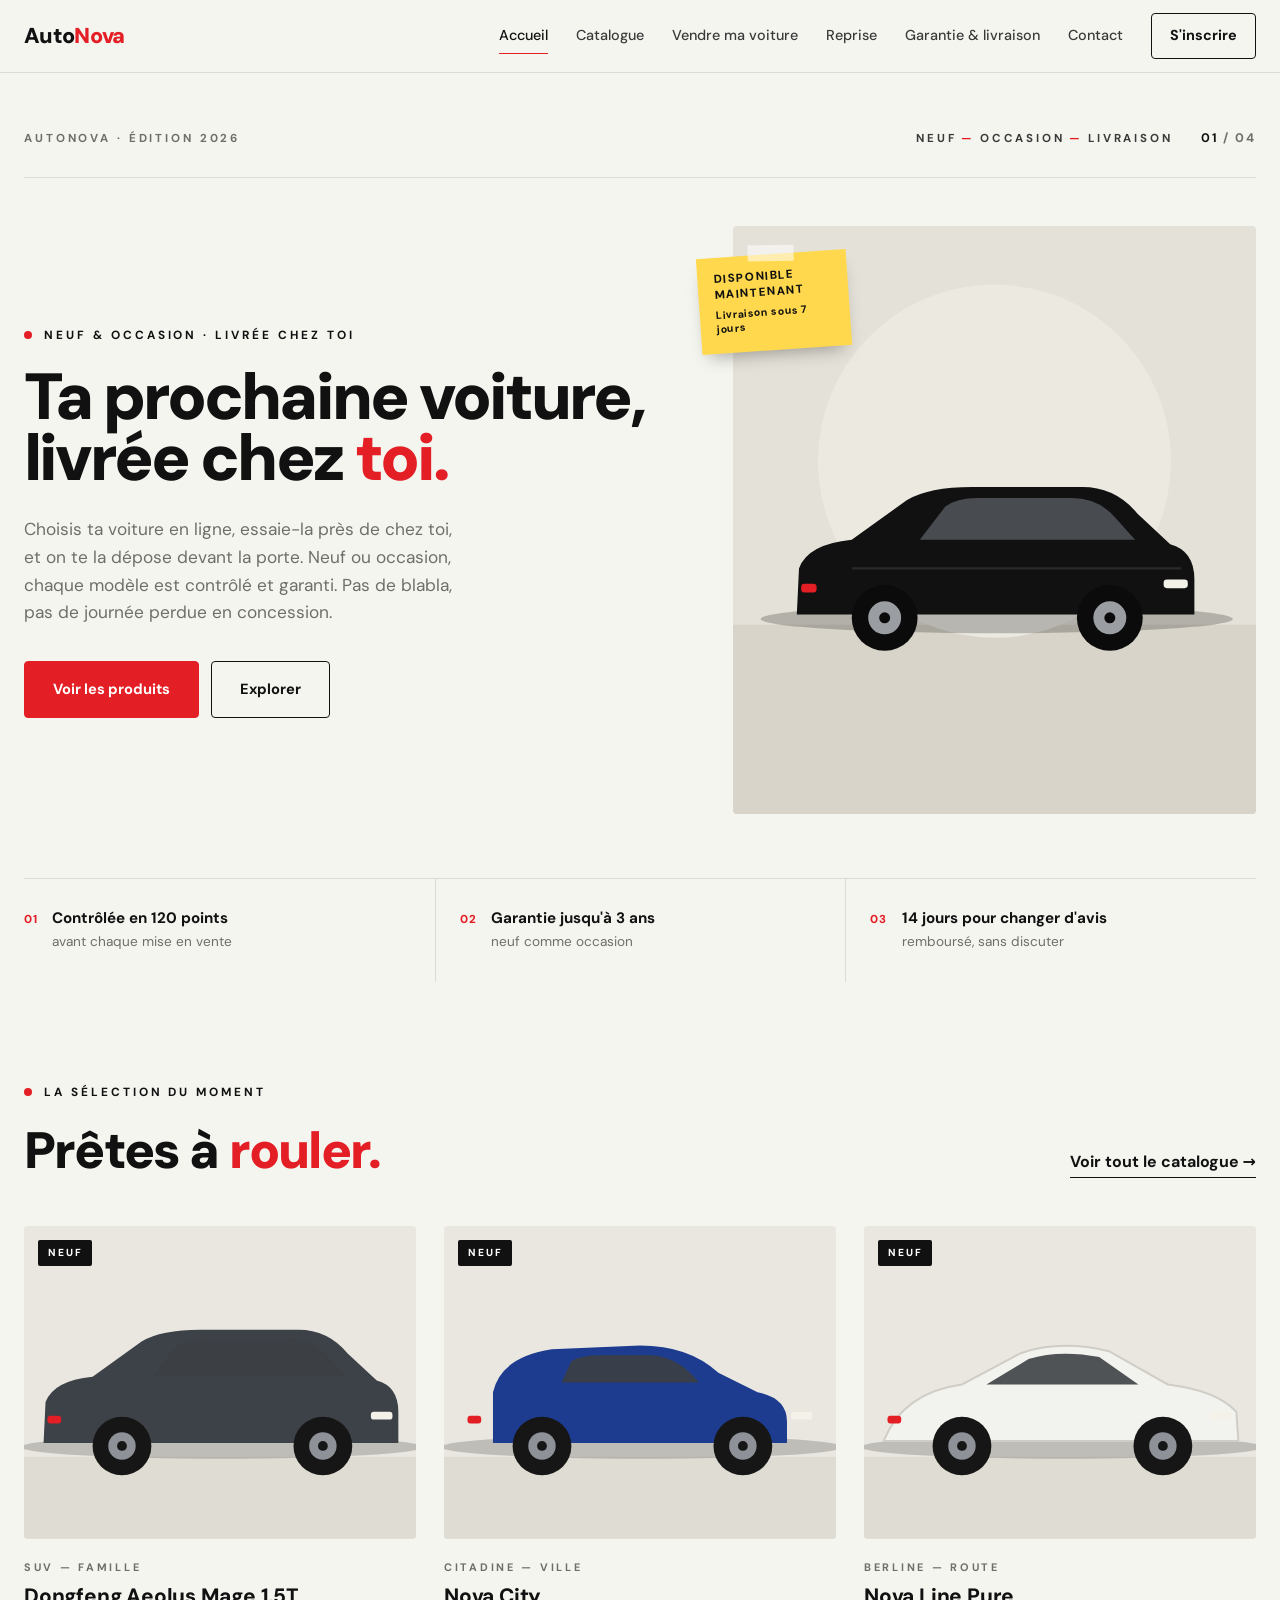
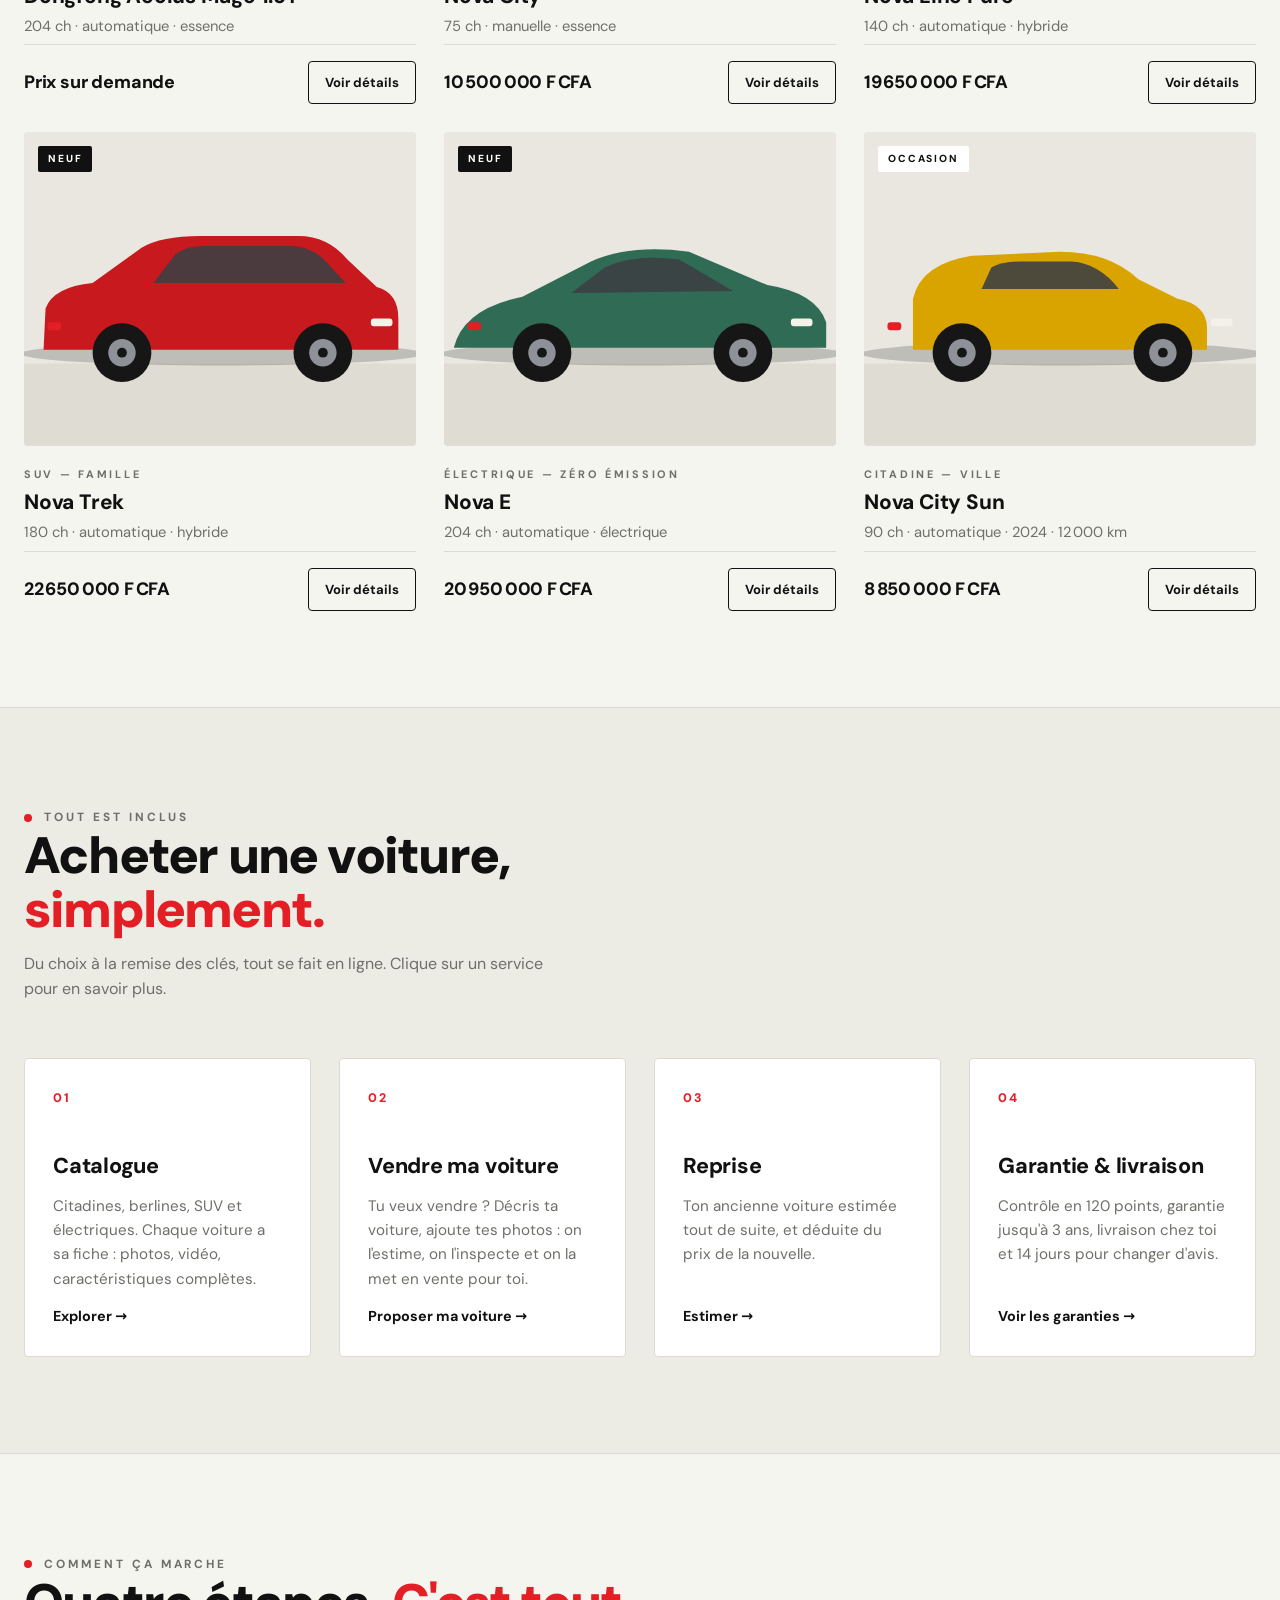
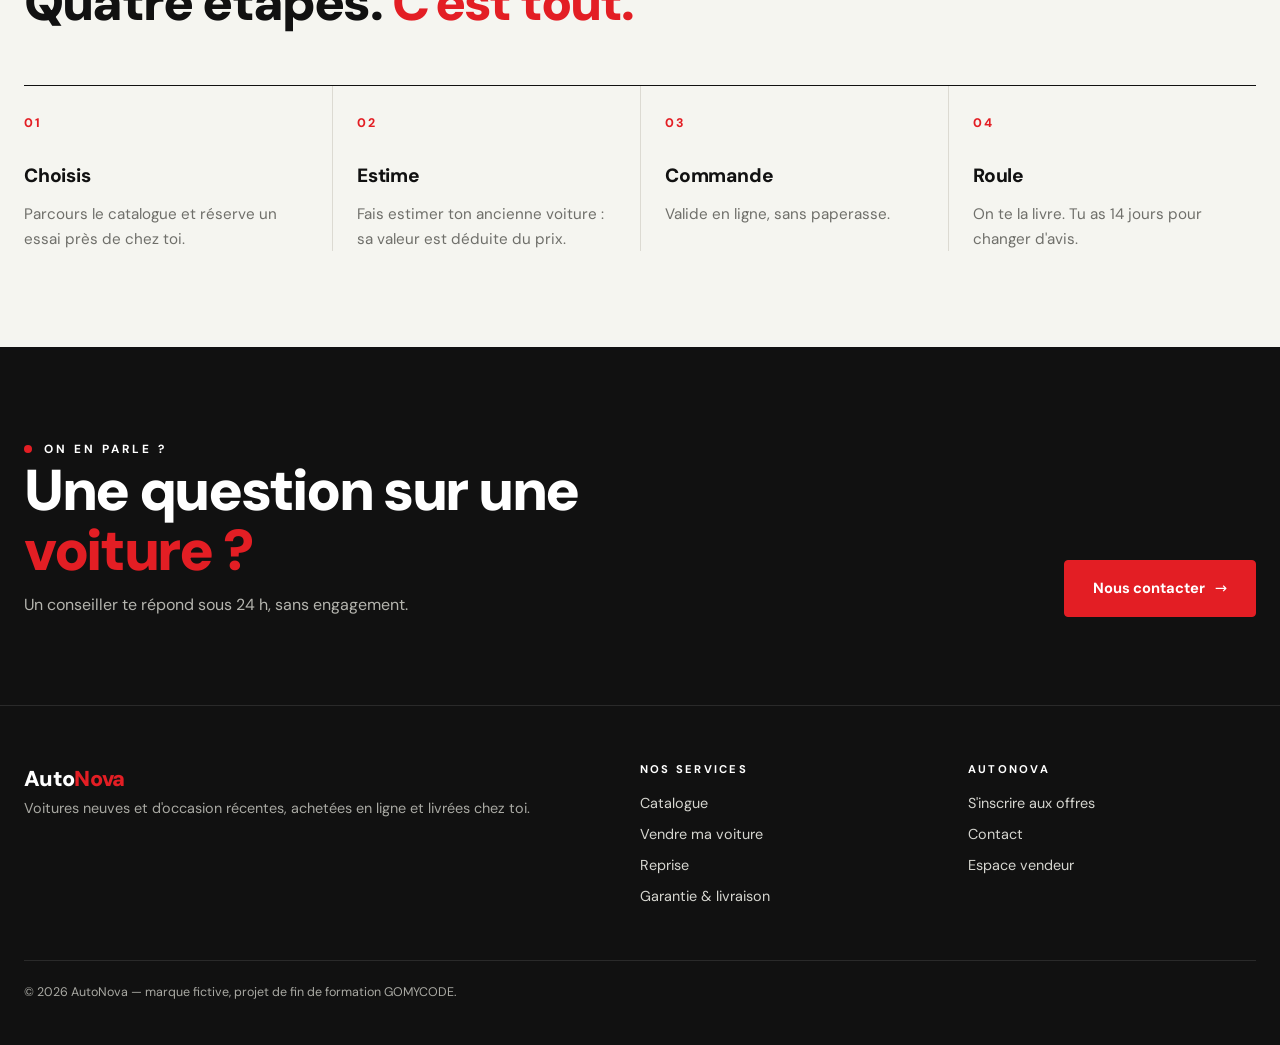
<file: index.html>
<!DOCTYPE html>
<html lang="fr">
<head>
  <meta charset="UTF-8">
  <meta name="viewport" content="width=device-width, initial-scale=1.0">
  <meta name="description" content="AutoNova : voitures neuves et d'occasion, dépôt-vente, reprise et livraison à domicile. Prix en F CFA.">
  <title>AutoNova — Ta prochaine voiture, livrée chez toi</title>
  <link rel="icon" href="images/favicon.svg" type="image/svg+xml">
  <link rel="stylesheet" href="css/style.css">
</head>
<body>
  <a class="skip-link" href="#contenu">Aller au contenu</a>
  <header class="site-header">
    <nav class="container navbar" aria-label="Navigation principale">
      <a href="index.html" class="logo">Auto<span>Nova</span></a>
      <button class="menu-toggle" type="button" aria-expanded="false" aria-controls="nav-links">☰ Menu</button>
      <ul class="nav-links" id="nav-links">
        <li><a href="index.html" aria-current="page">Accueil</a></li>
        <li><a href="catalogue.html">Catalogue</a></li>
        <li><a href="vendre.html">Vendre ma voiture</a></li>
        <li><a href="reprise.html">Reprise</a></li>
        <li><a href="garantie-livraison.html">Garantie & livraison</a></li>
        <li><a href="contact.html">Contact</a></li>
        <li><a href="inscription.html" class="nav-cta">S'inscrire</a></li>
      </ul>
    </nav>
  </header>

  <main id="contenu">
    <section class="hero hero--split" aria-labelledby="hero-title-1">
      <div class="container">
        <div class="hero-meta">
          <p class="meta-left">AutoNova · Édition 2026</p>
          <div class="meta-right"><p class="words" style="margin:0">Neuf<span>—</span>Occasion<span>—</span>Livraison</p><p class="pager" style="margin:0"><strong>01</strong> / 04</p></div>
        </div>
        <div class="hero-grid">
          <div>
            <p class="eyebrow">Neuf &amp; occasion · livrée chez toi</p>
            <h1 class="hero-title" id="hero-title-1"><span class="line">Ta prochaine voiture,</span><span class="line">livrée chez <span class="accent">toi.</span></span></h1>
            <p class="hero-lead">Choisis ta voiture en ligne, essaie-la près de chez toi, et on te la dépose devant la porte. Neuf ou occasion, chaque modèle est contrôlé et garanti. Pas de blabla, pas de journée perdue en concession.</p>
            <div class="hero-actions">
            <a class="btn" href="catalogue.html">Voir les produits</a>
            <a class="btn btn-outline" href="#services">Explorer</a>
          </div>
          </div>
          <figure class="hero-photo">
            <img src="images/hero-voiture.svg" alt="SUV noir AutoNova, vue de profil" width="800" height="900">
            <p class="postit">Disponible maintenant<small>Livraison sous 7 jours</small></p>
          </figure>
        </div>
        <ul class="guarantees" aria-label="Nos garanties">
          <li><b>01</b><div><span>Contrôlée en 120 points</span><small>avant chaque mise en vente</small></div></li>
          <li><b>02</b><div><span>Garantie jusqu'à 3 ans</span><small>neuf comme occasion</small></div></li>
          <li><b>03</b><div><span>14 jours pour changer d'avis</span><small>remboursé, sans discuter</small></div></li>
        </ul>
      </div>
    </section>
    <!-- Produits : la sélection du moment (cartes générées par js/accueil.js) -->
    <section class="section" aria-labelledby="products-title">
      <div class="container">
        <div class="section-head reveal">
          <div>
            <p class="eyebrow">La sélection du moment</p>
            <h2 id="products-title">Prêtes à <span class="accent">rouler.</span></h2>
          </div>
          <a class="text-link" href="catalogue.html">Voir tout le catalogue →</a>
        </div>
        <div id="home-products" class="grid grid-3"></div>
      </div>
    </section>

    <!-- Services : chaque carte mène à sa page détaillée -->
    <section class="section section-alt" id="services" aria-labelledby="features-title">
      <div class="container">
        <div class="section-title reveal">
          <p class="eyebrow">Tout est inclus</p>
          <h2 id="features-title">Acheter une voiture, <span class="accent">simplement.</span></h2>
          <p>Du choix à la remise des clés, tout se fait en ligne. Clique sur un service pour en savoir plus.</p>
        </div>
        <div class="grid reveal">
          <a class="feature-card" href="catalogue.html">
            <span class="feature-num">01</span>
            <h3>Catalogue</h3>
            <p>Citadines, berlines, SUV et électriques. Chaque voiture a sa fiche : photos, vidéo, caractéristiques complètes.</p>
            <span class="feature-link">Explorer →</span>
          </a>
          <a class="feature-card" href="vendre.html">
            <span class="feature-num">02</span>
            <h3>Vendre ma voiture</h3>
            <p>Tu veux vendre ? Décris ta voiture, ajoute tes photos : on l'estime, on l'inspecte et on la met en vente pour toi.</p>
            <span class="feature-link">Proposer ma voiture →</span>
          </a>
          <a class="feature-card" href="reprise.html">
            <span class="feature-num">03</span>
            <h3>Reprise</h3>
            <p>Ton ancienne voiture estimée tout de suite, et déduite du prix de la nouvelle.</p>
            <span class="feature-link">Estimer →</span>
          </a>
          <a class="feature-card" href="garantie-livraison.html">
            <span class="feature-num">04</span>
            <h3>Garantie &amp; livraison</h3>
            <p>Contrôle en 120 points, garantie jusqu'à 3 ans, livraison chez toi et 14 jours pour changer d'avis.</p>
            <span class="feature-link">Voir les garanties →</span>
          </a>
        </div>
      </div>
    </section>

    <!-- Comment ça marche -->
    <section class="section" aria-labelledby="steps-title">
      <div class="container">
        <div class="section-title reveal">
          <p class="eyebrow">Comment ça marche</p>
          <h2 id="steps-title">Quatre étapes. <span class="accent">C'est tout.</span></h2>
        </div>
        <ol class="steps reveal">
          <li><h3>Choisis</h3><p>Parcours le catalogue et réserve un essai près de chez toi.</p></li>
          <li><h3>Estime</h3><p>Fais estimer ton ancienne voiture : sa valeur est déduite du prix.</p></li>
          <li><h3>Commande</h3><p>Valide en ligne, sans paperasse.</p></li>
          <li><h3>Roule</h3><p>On te la livre. Tu as 14 jours pour changer d'avis.</p></li>
        </ol>
      </div>
    </section>
  </main>

  <!-- Appel à l'action : présent sur toutes les pages sauf Contact -->
  <section class="cta-band" aria-labelledby="cta-title">
    <div class="container">
      <div>
        <p class="eyebrow" style="color:#fff">On en parle ?</p>
        <h2 id="cta-title">Une question sur une <span class="accent">voiture ?</span></h2>
        <p>Un conseiller te répond sous 24 h, sans engagement.</p>
      </div>
      <a class="btn btn-arrow" href="contact.html">Nous contacter</a>
    </div>
  </section>

  <footer class="site-footer">
    <div class="container">
      <div class="footer-grid">
        <div>
          <a href="index.html" class="logo">Auto<span>Nova</span></a>
          <p>Voitures neuves et d'occasion récentes, achetées en ligne et livrées chez toi.</p>
        </div>
        <div>
          <h3>Nos services</h3>
          <ul>
            <li><a href="catalogue.html">Catalogue</a></li>
            <li><a href="vendre.html">Vendre ma voiture</a></li>
            <li><a href="reprise.html">Reprise</a></li>
            <li><a href="garantie-livraison.html">Garantie &amp; livraison</a></li>
          </ul>
        </div>
        <div>
          <h3>AutoNova</h3>
          <ul>
            <li><a href="inscription.html">S'inscrire aux offres</a></li>
            <li><a href="contact.html">Contact</a></li>
            <li><a href="espace-vendeur.html">Espace vendeur</a></li>
          </ul>
        </div>
      </div>
      <p class="footer-bottom">© <span id="year">2026</span> AutoNova — marque fictive, projet de fin de formation GOMYCODE.</p>
    </div>
  </footer>

  <script src="js/main.js"></script>
  <script src="js/vehicules.js"></script>
  <script src="js/accueil.js"></script>
</body>
</html>
</file>
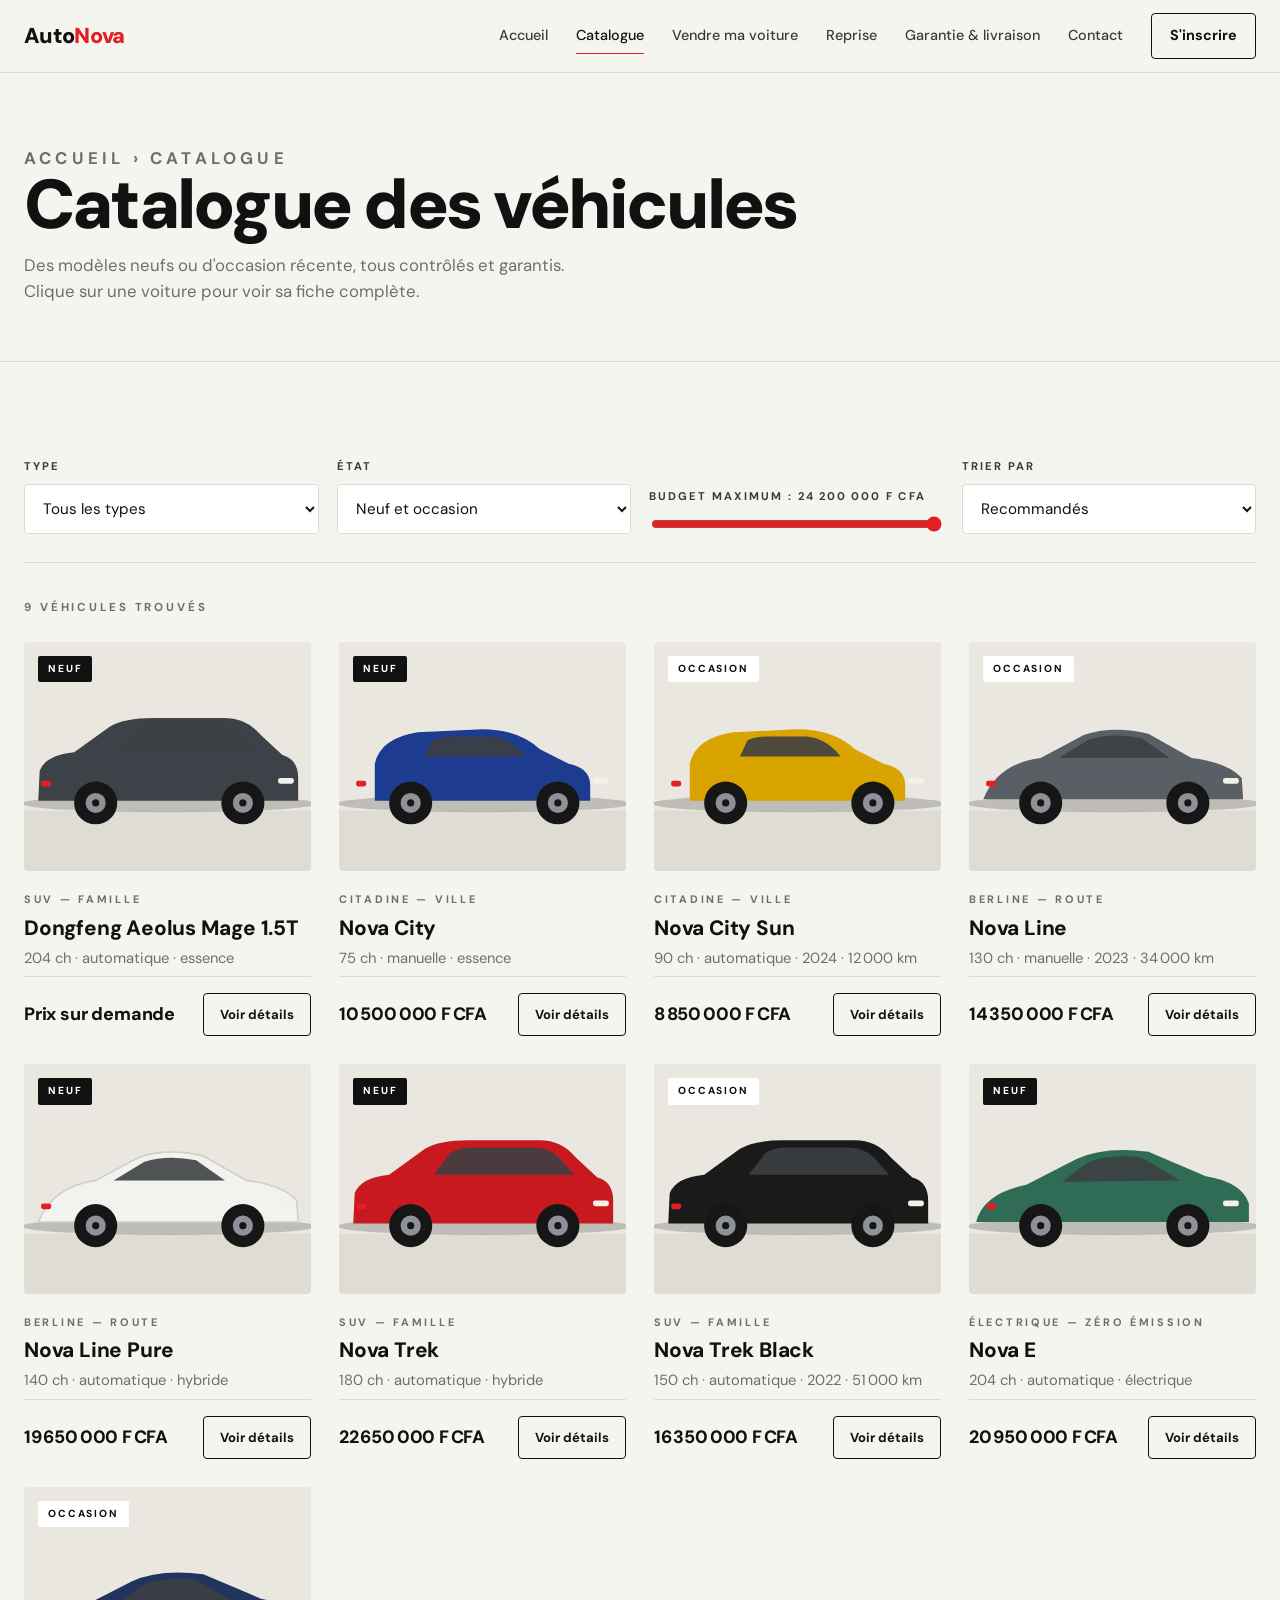
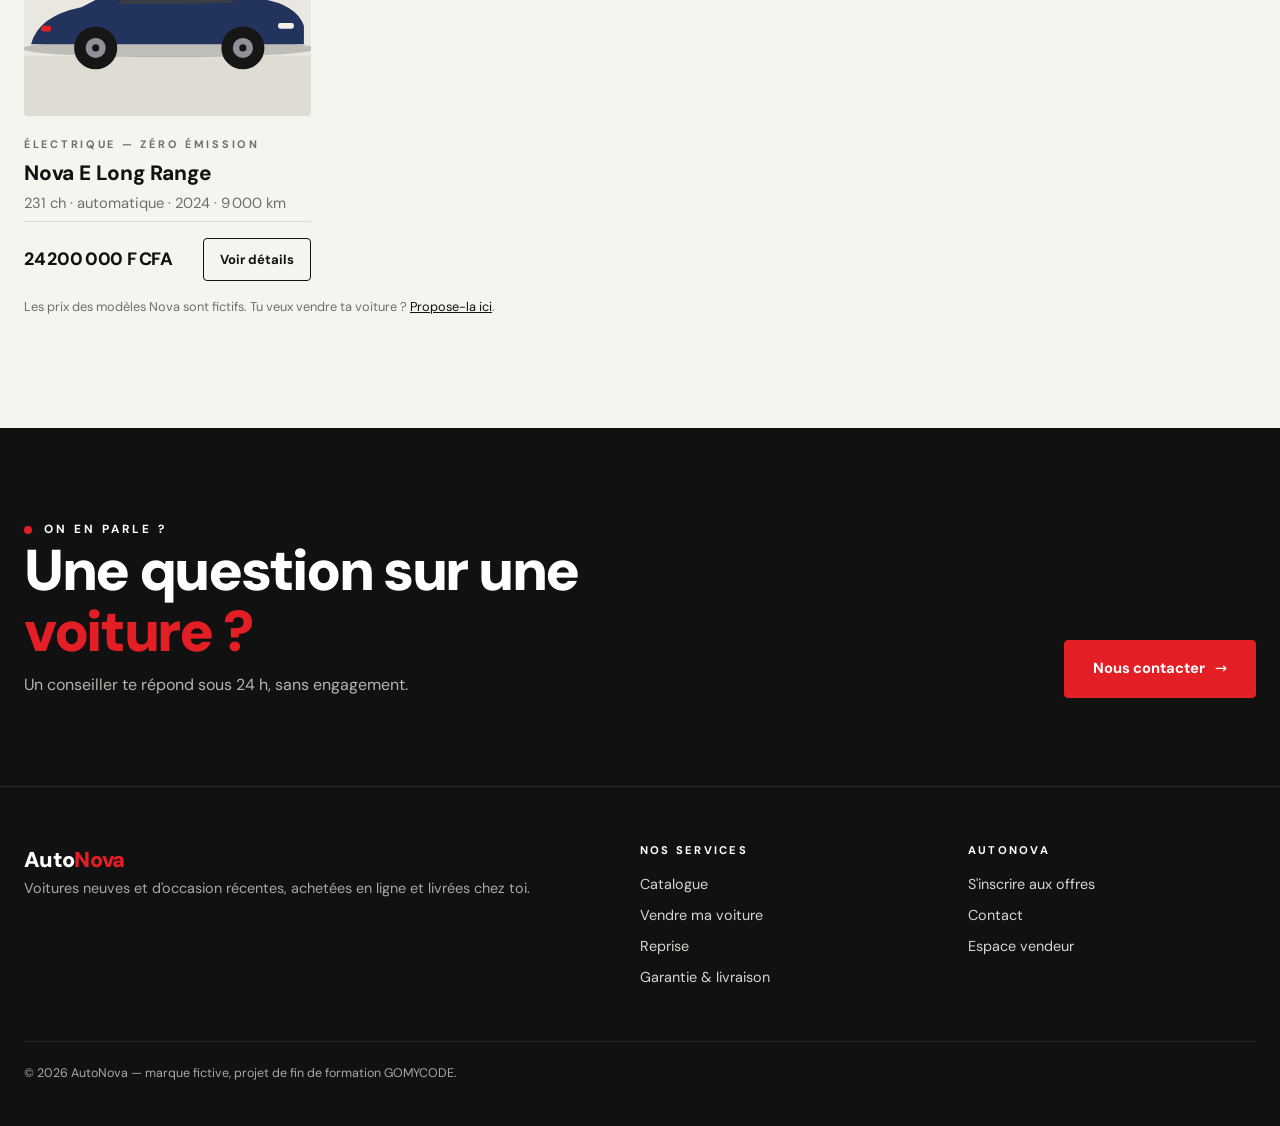
<file: catalogue.html>
<!DOCTYPE html>
<html lang="fr">
<head>
  <meta charset="UTF-8">
  <meta name="viewport" content="width=device-width, initial-scale=1.0">
  <meta name="description" content="Toutes les voitures neuves et d'occasion AutoNova, avec filtres par type, prix et état.">
  <title>Catalogue — AutoNova</title>
  <link rel="icon" href="images/favicon.svg" type="image/svg+xml">
  <link rel="stylesheet" href="css/style.css">
</head>
<body>
  <a class="skip-link" href="#contenu">Aller au contenu</a>
  <header class="site-header">
    <nav class="container navbar" aria-label="Navigation principale">
      <a href="index.html" class="logo">Auto<span>Nova</span></a>
      <button class="menu-toggle" type="button" aria-expanded="false" aria-controls="nav-links">☰ Menu</button>
      <ul class="nav-links" id="nav-links">
        <li><a href="index.html">Accueil</a></li>
        <li><a href="catalogue.html" aria-current="page">Catalogue</a></li>
        <li><a href="vendre.html">Vendre ma voiture</a></li>
        <li><a href="reprise.html">Reprise</a></li>
        <li><a href="garantie-livraison.html">Garantie & livraison</a></li>
        <li><a href="contact.html">Contact</a></li>
        <li><a href="inscription.html" class="nav-cta">S'inscrire</a></li>
      </ul>
    </nav>
  </header>

  <main id="contenu">
    <section class="page-hero">
      <div class="container">
        <p class="breadcrumb"><a href="index.html">Accueil</a> › Catalogue</p>
        <h1>Catalogue des véhicules</h1>
        <p>Des modèles neufs ou d'occasion récente, tous contrôlés et garantis. Clique sur une voiture pour voir sa fiche complète.</p>
      </div>
    </section>

    <section class="section">
      <div class="container">
        <form class="filters" aria-label="Filtrer les véhicules" onsubmit="return false">
          <div class="field">
            <label for="filter-type">Type</label>
            <select id="filter-type">
              <option value="all">Tous les types</option>
              <option value="citadine">Citadine</option>
              <option value="berline">Berline</option>
              <option value="suv">SUV</option>
              <option value="electrique">Électrique</option>
            </select>
          </div>
          <div class="field">
            <label for="filter-condition">État</label>
            <select id="filter-condition">
              <option value="all">Neuf et occasion</option>
              <option value="neuf">Neuf</option>
              <option value="occasion">Occasion</option>
            </select>
          </div>
          <div class="field">
            <label for="filter-price">Budget maximum : <output id="price-output" for="filter-price"></output></label>
            <input type="range" id="filter-price" min="0" max="25000000" step="500000" value="25000000">
          </div>
          <div class="field">
            <label for="sort">Trier par</label>
            <select id="sort">
              <option value="default">Recommandés</option>
              <option value="price-asc">Prix croissant</option>
              <option value="price-desc">Prix décroissant</option>
              <option value="year">Plus récents</option>
            </select>
          </div>
        </form>

        <p id="result-count" class="result-count" aria-live="polite"></p>
        <div id="car-grid" class="grid"></div>
        <p class="disclaimer">Les prix des modèles Nova sont fictifs. Tu veux vendre ta voiture ? <a href="vendre.html">Propose-la ici</a>.</p>
      </div>
    </section>
  </main>

  <!-- Appel à l'action : présent sur toutes les pages sauf Contact -->
  <section class="cta-band" aria-labelledby="cta-title">
    <div class="container">
      <div>
        <p class="eyebrow" style="color:#fff">On en parle ?</p>
        <h2 id="cta-title">Une question sur une <span class="accent">voiture ?</span></h2>
        <p>Un conseiller te répond sous 24 h, sans engagement.</p>
      </div>
      <a class="btn btn-arrow" href="contact.html">Nous contacter</a>
    </div>
  </section>

  <footer class="site-footer">
    <div class="container">
      <div class="footer-grid">
        <div>
          <a href="index.html" class="logo">Auto<span>Nova</span></a>
          <p>Voitures neuves et d'occasion récentes, achetées en ligne et livrées chez toi.</p>
        </div>
        <div>
          <h3>Nos services</h3>
          <ul>
            <li><a href="catalogue.html">Catalogue</a></li>
            <li><a href="vendre.html">Vendre ma voiture</a></li>
            <li><a href="reprise.html">Reprise</a></li>
            <li><a href="garantie-livraison.html">Garantie &amp; livraison</a></li>
          </ul>
        </div>
        <div>
          <h3>AutoNova</h3>
          <ul>
            <li><a href="inscription.html">S'inscrire aux offres</a></li>
            <li><a href="contact.html">Contact</a></li>
            <li><a href="espace-vendeur.html">Espace vendeur</a></li>
          </ul>
        </div>
      </div>
      <p class="footer-bottom">© <span id="year">2026</span> AutoNova — marque fictive, projet de fin de formation GOMYCODE.</p>
    </div>
  </footer>

  <script src="js/main.js"></script>
  <script src="js/vehicules.js"></script>
  <script src="js/catalogue.js"></script>
</body>
</html>
</file>
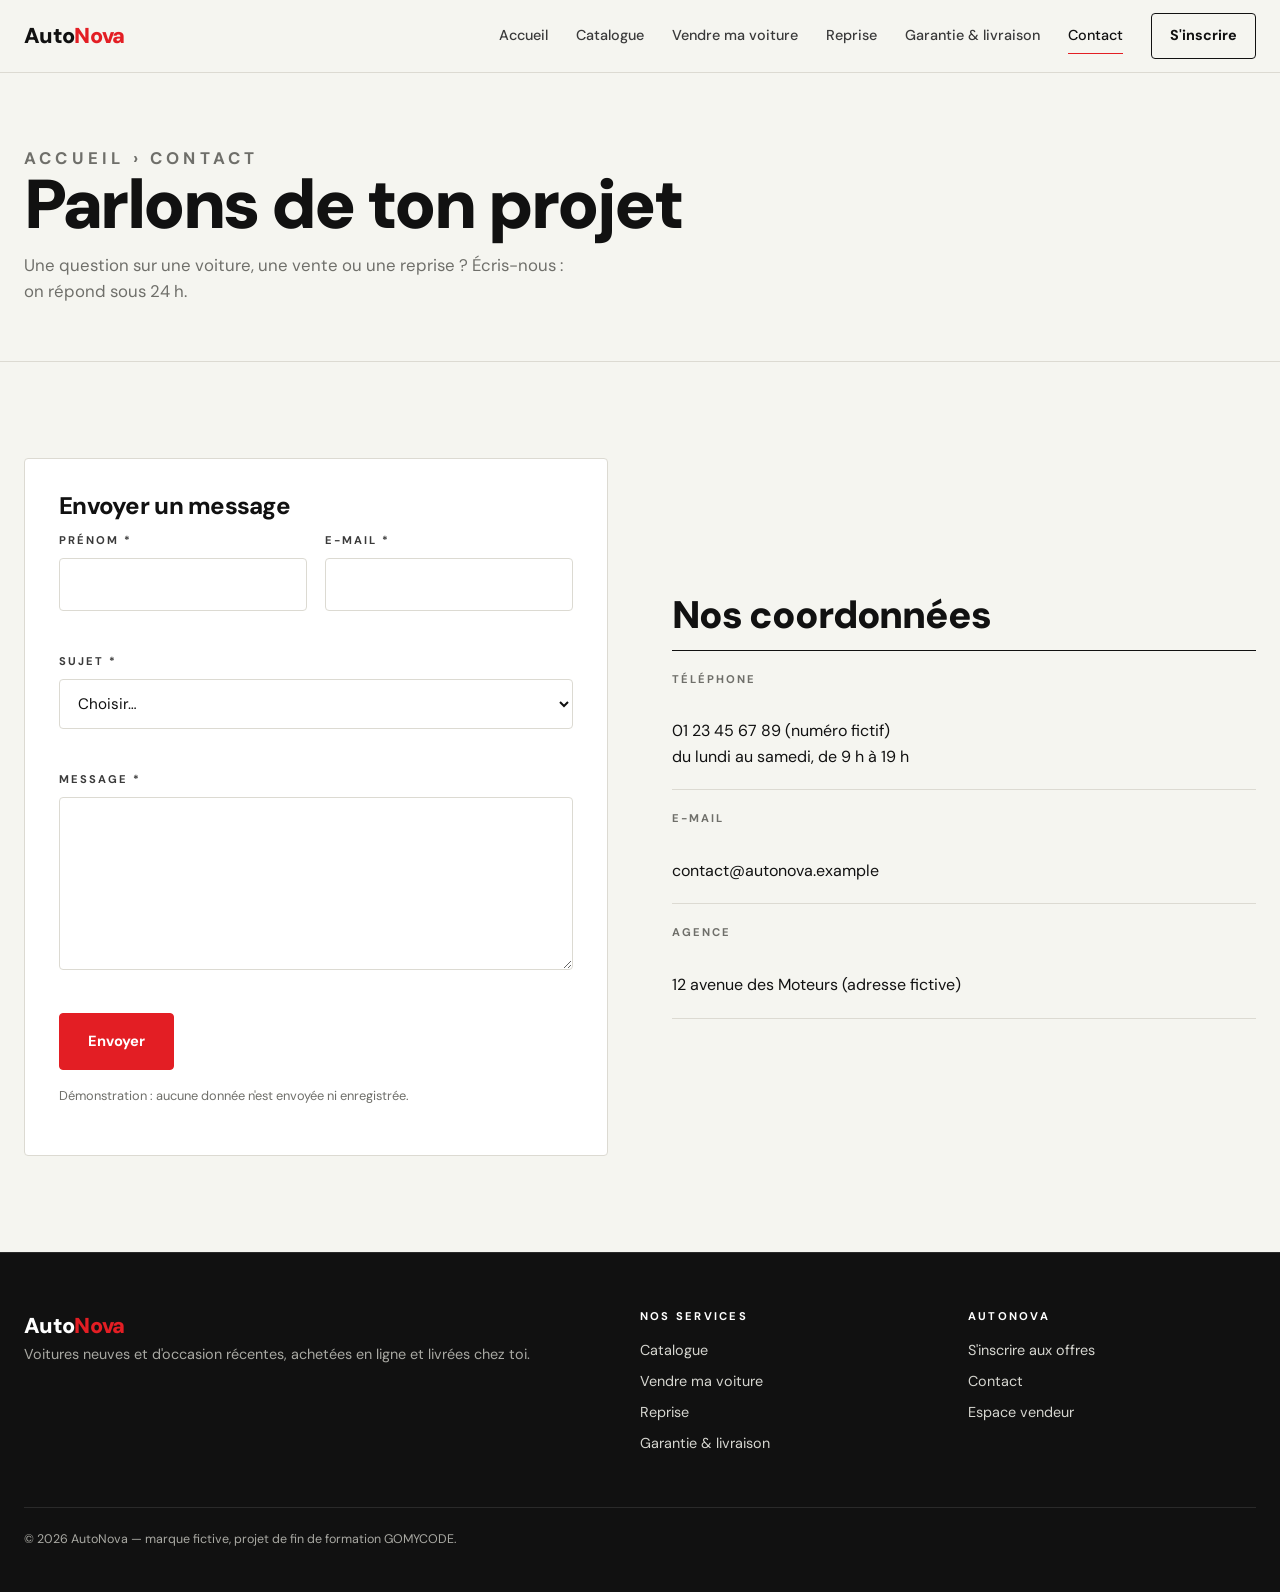
<file: contact.html>
<!DOCTYPE html>
<html lang="fr">
<head>
  <meta charset="UTF-8">
  <meta name="viewport" content="width=device-width, initial-scale=1.0">
  <meta name="description" content="Contacte un conseiller AutoNova par formulaire, téléphone ou e-mail.">
  <title>Contact — AutoNova</title>
  <link rel="icon" href="images/favicon.svg" type="image/svg+xml">
  <link rel="stylesheet" href="css/style.css">
</head>
<body>
  <a class="skip-link" href="#contenu">Aller au contenu</a>
  <header class="site-header">
    <nav class="container navbar" aria-label="Navigation principale">
      <a href="index.html" class="logo">Auto<span>Nova</span></a>
      <button class="menu-toggle" type="button" aria-expanded="false" aria-controls="nav-links">☰ Menu</button>
      <ul class="nav-links" id="nav-links">
        <li><a href="index.html">Accueil</a></li>
        <li><a href="catalogue.html">Catalogue</a></li>
        <li><a href="vendre.html">Vendre ma voiture</a></li>
        <li><a href="reprise.html">Reprise</a></li>
        <li><a href="garantie-livraison.html">Garantie & livraison</a></li>
        <li><a href="contact.html" aria-current="page">Contact</a></li>
        <li><a href="inscription.html" class="nav-cta">S'inscrire</a></li>
      </ul>
    </nav>
  </header>

  <main id="contenu">
    <section class="page-hero">
      <div class="container">
        <p class="breadcrumb"><a href="index.html">Accueil</a> › Contact</p>
        <h1>Parlons de ton projet</h1>
        <p>Une question sur une voiture, une vente ou une reprise ? Écris-nous : on répond sous 24 h.</p>
      </div>
    </section>

    <section class="section">
      <div class="container split">
        <form id="contact-form" class="panel" data-validate novalidate
              data-success="Merci {prenom}, ton message est bien parti. On te répond sous 24 h.">
          <h2>Envoyer un message</h2>
          <div class="form-grid">
            <div class="field">
              <label for="c-prenom">Prénom *</label>
              <input id="c-prenom" name="prenom" autocomplete="given-name" data-rules="required min:2">
              <span class="error"></span>
            </div>
            <div class="field">
              <label for="c-email">E-mail *</label>
              <input id="c-email" name="email" type="email" autocomplete="email" data-rules="required email">
              <span class="error"></span>
            </div>
            <div class="field full">
              <label for="c-sujet">Sujet *</label>
              <select id="c-sujet" name="sujet" data-rules="required">
                <option value="">Choisir…</option>
                <option>Un véhicule du catalogue</option>
                <option>La vente de ma voiture</option>
                <option>La reprise de mon véhicule</option>
                <option>La garantie ou la livraison</option>
                <option>Autre</option>
              </select>
              <span class="error"></span>
            </div>
            <div class="field full">
              <label for="c-message">Message *</label>
              <textarea id="c-message" name="message" rows="6" data-rules="required min:10"></textarea>
              <span class="error"></span>
            </div>
          </div>
          <button class="btn" type="submit">Envoyer</button>
          <p class="disclaimer">Démonstration : aucune donnée n'est envoyée ni enregistrée.</p>
          <p class="form-success" role="status" tabindex="-1"></p>
        </form>

        <div>
          <h2>Nos coordonnées</h2>
          <ul class="contact-info">
            <li><div><strong>Téléphone</strong><br>01 23 45 67 89 (numéro fictif)<br>du lundi au samedi, de 9 h à 19 h</div></li>
            <li><div><strong>E-mail</strong><br>contact@autonova.example</div></li>
            <li><div><strong>Agence</strong><br>12 avenue des Moteurs (adresse fictive)</div></li>
          </ul>
        </div>
      </div>
    </section>
  </main>

  <!-- Pas de bandeau d'appel à l'action sur la page Contact -->

  <footer class="site-footer">
    <div class="container">
      <div class="footer-grid">
        <div>
          <a href="index.html" class="logo">Auto<span>Nova</span></a>
          <p>Voitures neuves et d'occasion récentes, achetées en ligne et livrées chez toi.</p>
        </div>
        <div>
          <h3>Nos services</h3>
          <ul>
            <li><a href="catalogue.html">Catalogue</a></li>
            <li><a href="vendre.html">Vendre ma voiture</a></li>
            <li><a href="reprise.html">Reprise</a></li>
            <li><a href="garantie-livraison.html">Garantie &amp; livraison</a></li>
          </ul>
        </div>
        <div>
          <h3>AutoNova</h3>
          <ul>
            <li><a href="inscription.html">S'inscrire aux offres</a></li>
            <li><a href="contact.html">Contact</a></li>
            <li><a href="espace-vendeur.html">Espace vendeur</a></li>
          </ul>
        </div>
      </div>
      <p class="footer-bottom">© <span id="year">2026</span> AutoNova — marque fictive, projet de fin de formation GOMYCODE.</p>
    </div>
  </footer>

  <script src="js/main.js"></script>
  <script src="js/forms.js"></script>
</body>
</html>
</file>
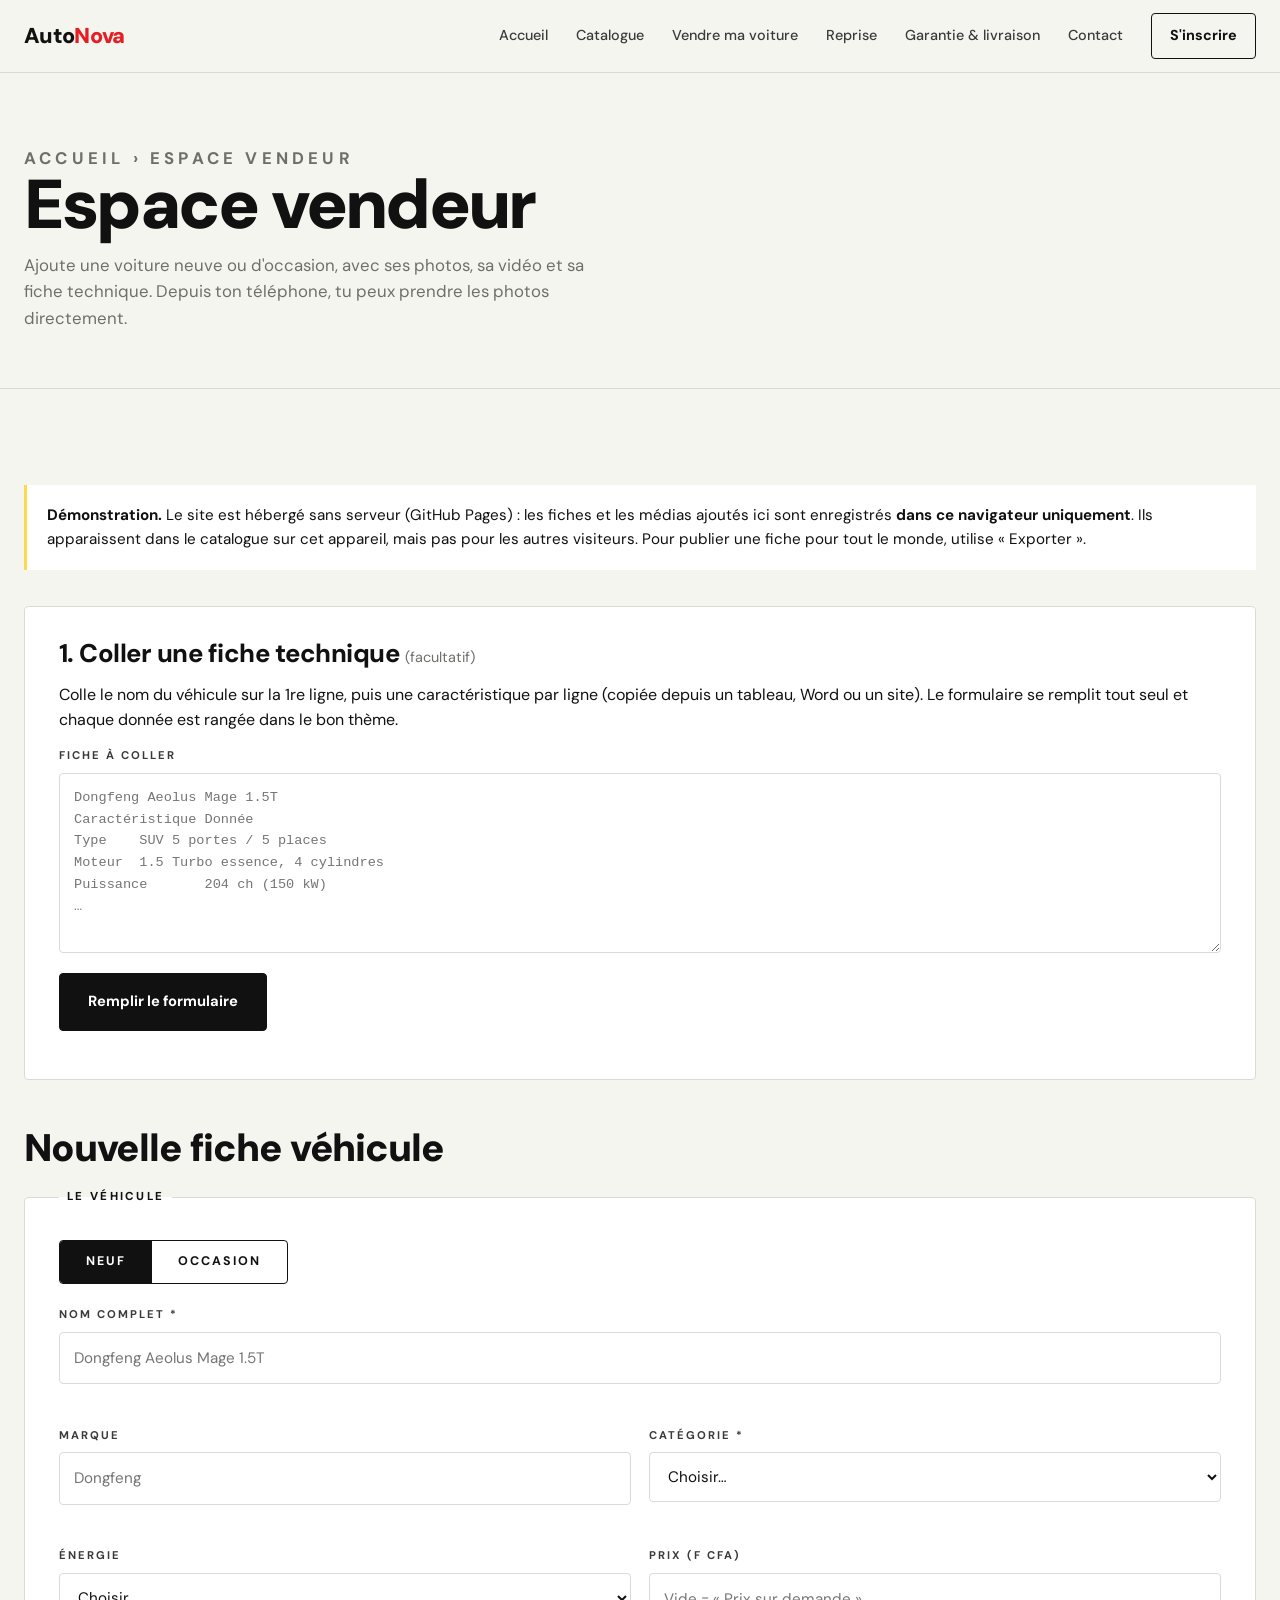
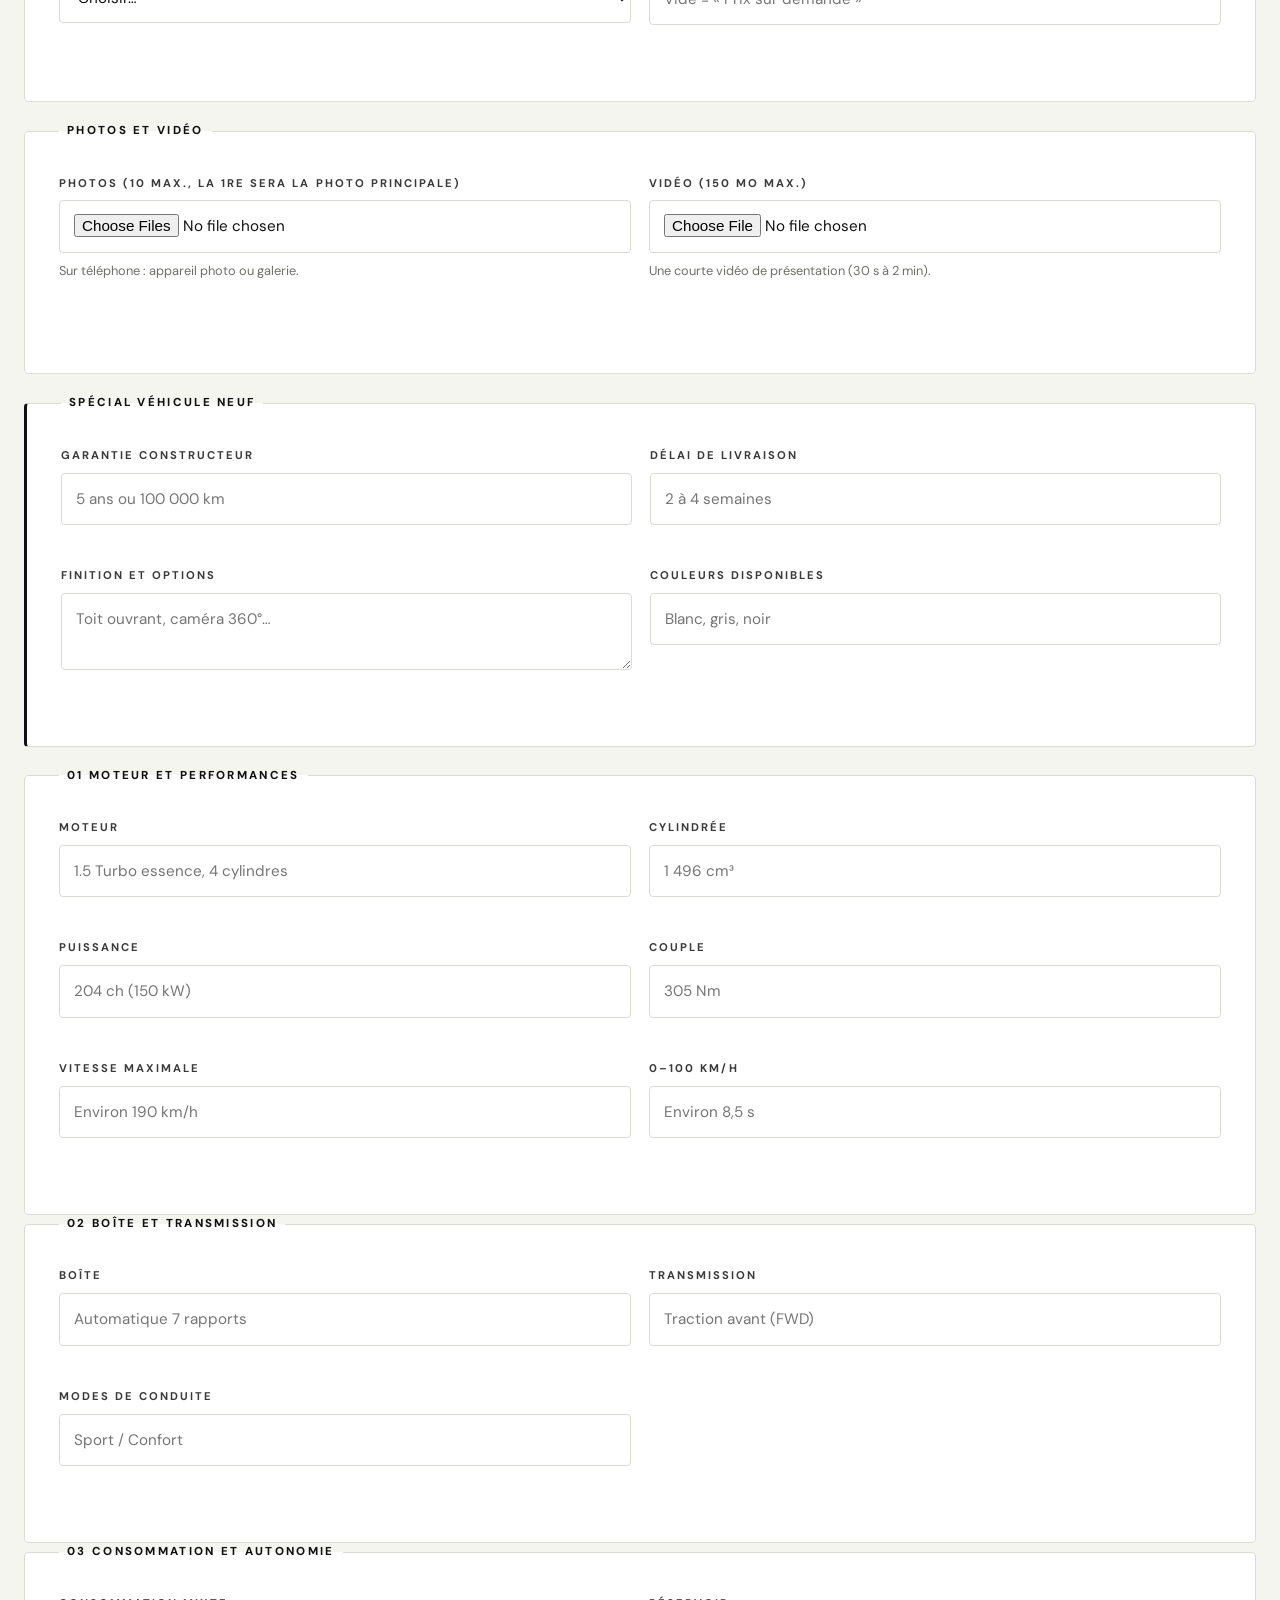
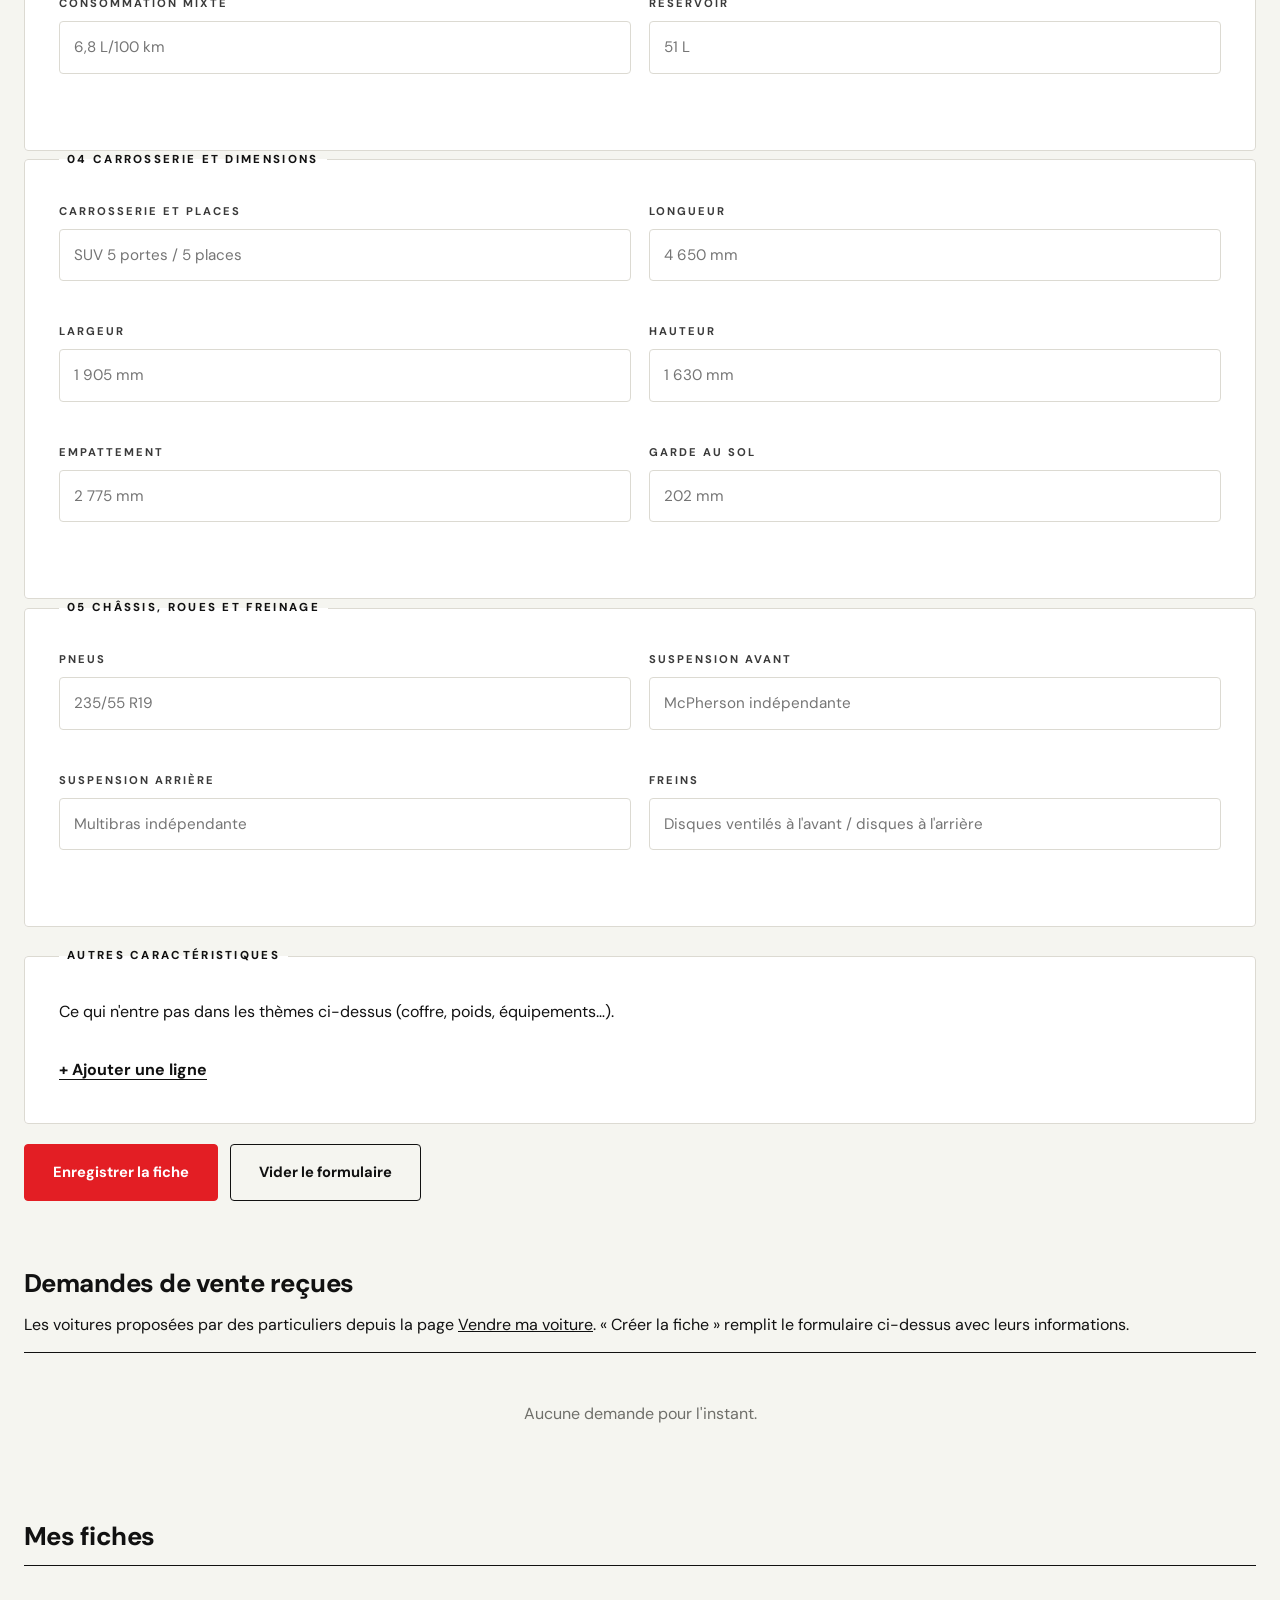
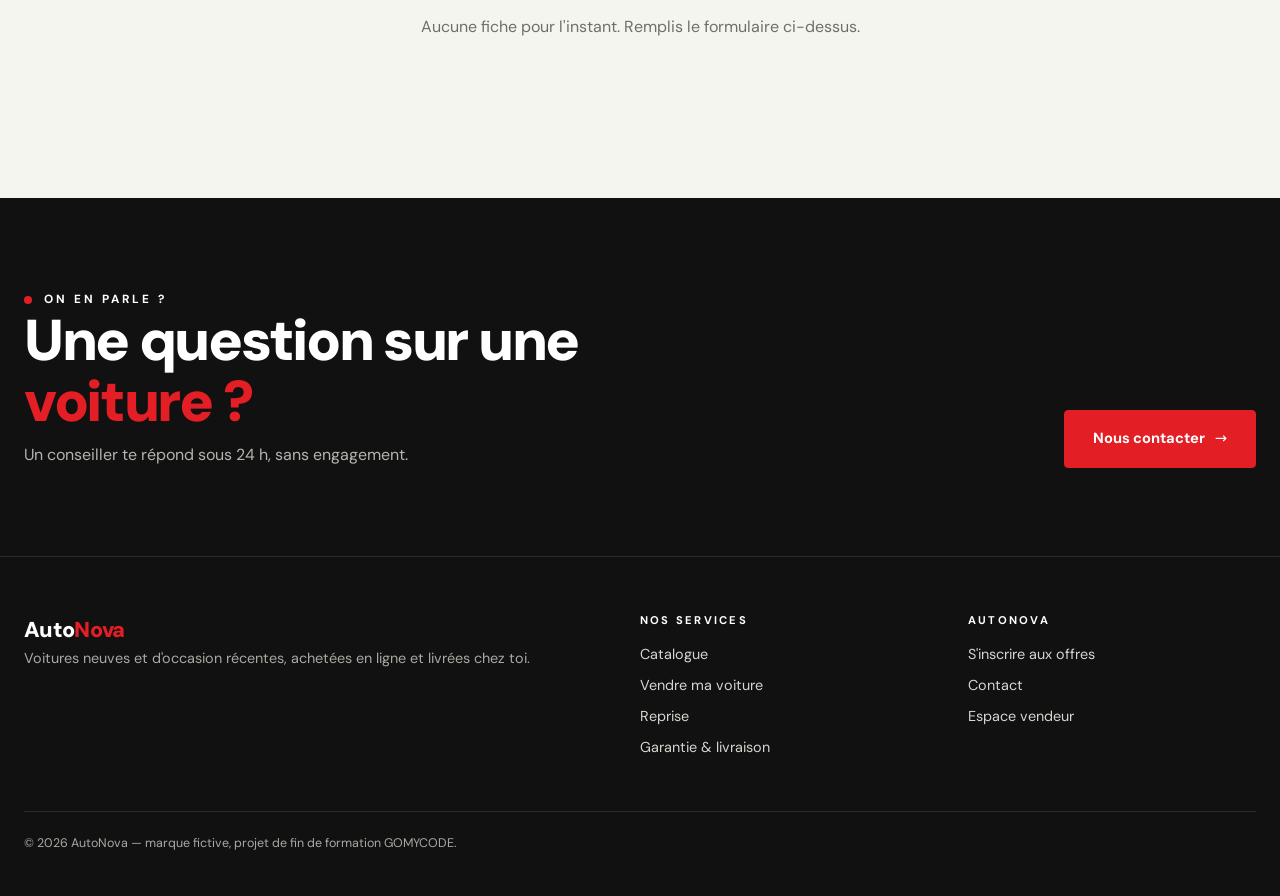
<file: espace-vendeur.html>
<!DOCTYPE html>
<html lang="fr">
<head>
  <meta charset="UTF-8">
  <meta name="viewport" content="width=device-width, initial-scale=1.0">
  <meta name="description" content="Ajoute une voiture neuve ou d'occasion avec ses photos, sa vidéo et sa fiche technique.">
  <title>Espace vendeur — AutoNova</title>
  <link rel="icon" href="images/favicon.svg" type="image/svg+xml">
  <link rel="stylesheet" href="css/style.css">
</head>
<body>
  <a class="skip-link" href="#contenu">Aller au contenu</a>
  <header class="site-header">
    <nav class="container navbar" aria-label="Navigation principale">
      <a href="index.html" class="logo">Auto<span>Nova</span></a>
      <button class="menu-toggle" type="button" aria-expanded="false" aria-controls="nav-links">☰ Menu</button>
      <ul class="nav-links" id="nav-links">
        <li><a href="index.html">Accueil</a></li>
        <li><a href="catalogue.html">Catalogue</a></li>
        <li><a href="vendre.html">Vendre ma voiture</a></li>
        <li><a href="reprise.html">Reprise</a></li>
        <li><a href="garantie-livraison.html">Garantie & livraison</a></li>
        <li><a href="contact.html">Contact</a></li>
        <li><a href="inscription.html" class="nav-cta">S'inscrire</a></li>
      </ul>
    </nav>
  </header>

  <main id="contenu">
    <section class="page-hero">
      <div class="container">
        <p class="breadcrumb"><a href="index.html">Accueil</a> › Espace vendeur</p>
        <h1>Espace vendeur</h1>
        <p>Ajoute une voiture neuve ou d'occasion, avec ses photos, sa vidéo et sa fiche technique. Depuis ton téléphone, tu peux prendre les photos directement.</p>
      </div>
    </section>

    <section class="section">
      <div class="container vendor">
        <p class="notice"><strong>Démonstration.</strong> Le site est hébergé sans serveur (GitHub Pages) : les fiches et les médias ajoutés ici sont enregistrés <strong>dans ce navigateur uniquement</strong>. Ils apparaissent dans le catalogue sur cet appareil, mais pas pour les autres visiteurs. Pour publier une fiche pour tout le monde, utilise « Exporter ».</p>

        <!-- 1. Coller une fiche -->
        <section class="panel import-panel" aria-labelledby="import-title">
          <h2 id="import-title">1. Coller une fiche technique <span class="optional">(facultatif)</span></h2>
          <p>Colle le nom du véhicule sur la 1re ligne, puis une caractéristique par ligne (copiée depuis un tableau, Word ou un site). Le formulaire se remplit tout seul et chaque donnée est rangée dans le bon thème.</p>
          <div class="field">
            <label for="import-text">Fiche à coller</label>
            <textarea id="import-text" rows="7" placeholder="Dongfeng Aeolus Mage 1.5T
Caractéristique	Donnée
Type	SUV 5 portes / 5 places
Moteur	1.5 Turbo essence, 4 cylindres
Puissance	204 ch (150 kW)
…"></textarea>
          </div>
          <button class="btn btn-dark" type="button" id="import-btn">Remplir le formulaire</button>
          <p id="import-status" class="import-status" role="status"></p>
        </section>

        <!-- 2. Formulaire -->
        <form id="vehicle-form" novalidate aria-labelledby="form-title">
          <h2 id="form-title">Nouvelle fiche véhicule</h2>

          <fieldset class="panel form-section">
            <legend>Le véhicule</legend>
            <div class="condition-toggle" role="radiogroup" aria-label="État du véhicule">
              <label><input type="radio" name="condition" value="neuf" checked><span>Neuf</span></label>
              <label><input type="radio" name="condition" value="occasion"><span>Occasion</span></label>
            </div>
            <div class="form-grid">
              <div class="field full">
                <label for="vehicleName">Nom complet *</label>
                <input id="vehicleName" name="vehicleName" placeholder="Dongfeng Aeolus Mage 1.5T">
                <span class="error"></span>
              </div>
              <div class="field">
                <label for="brand">Marque</label>
                <input id="brand" name="brand" placeholder="Dongfeng">
                <span class="error"></span>
              </div>
              <div class="field">
                <label for="category">Catégorie *</label>
                <select id="category" name="category">
                  <option value="">Choisir…</option>
                  <option value="citadine">Citadine</option>
                  <option value="berline">Berline</option>
                  <option value="suv">SUV</option>
                  <option value="electrique">Électrique</option>
                </select>
                <span class="error"></span>
              </div>
              <div class="field">
                <label for="energy">Énergie</label>
                <select id="energy" name="energy">
                  <option value="">Choisir…</option>
                  <option>Essence</option><option>Diesel</option><option>Hybride</option><option>Électrique</option>
                </select>
                <span class="error"></span>
              </div>
              <div class="field">
                <label for="price">Prix (F CFA)</label>
                <input id="price" name="price" type="number" min="0" inputmode="numeric" placeholder="Vide = « Prix sur demande »">
                <span class="error"></span>
              </div>
            </div>
          </fieldset>

          <fieldset class="panel form-section">
            <legend>Photos et vidéo</legend>
            <div class="form-grid">
              <div class="field">
                <label for="photos">Photos (10 max., la 1re sera la photo principale)</label>
                <input id="photos" type="file" accept="image/*" multiple>
                <span class="hint">Sur téléphone : appareil photo ou galerie.</span>
                <span class="error" id="photo-error"></span>
              </div>
              <div class="field">
                <label for="video">Vidéo (150 Mo max.)</label>
                <input id="video" type="file" accept="video/*">
                <span class="hint">Une courte vidéo de présentation (30 s à 2 min).</span>
                <span class="error" id="video-error"></span>
              </div>
            </div>
            <div id="photo-preview" class="photo-preview"></div>
            <div id="video-preview" class="video-preview"></div>
          </fieldset>

          <fieldset id="new-fields" class="panel form-section state-section is-new">
            <legend>Spécial véhicule neuf</legend>
            <div class="form-grid"></div>
          </fieldset>
          <fieldset id="used-fields" class="panel form-section state-section is-used" hidden>
            <legend>Spécial occasion : historique</legend>
            <div class="form-grid"></div>
          </fieldset>

          <!-- Les thèmes techniques sont générés par js/vendeur.js -->
          <div id="spec-fieldsets"></div>

          <fieldset class="panel form-section">
            <legend>Autres caractéristiques</legend>
            <p class="hint">Ce qui n'entre pas dans les thèmes ci-dessus (coffre, poids, équipements…).</p>
            <ul id="extra-rows" class="extra-rows"></ul>
            <button type="button" class="link-btn" id="add-extra">+ Ajouter une ligne</button>
          </fieldset>

          <div class="form-actions">
            <button class="btn" type="submit" id="submit-btn">Enregistrer la fiche</button>
            <button class="btn btn-ghost" type="button" id="reset-btn">Vider le formulaire</button>
          </div>
          <p id="form-status" class="form-status" role="status"></p>
        </form>

        <!-- 3. Demandes « Vendre ma voiture » -->
        <section aria-labelledby="req-title">
          <h2 id="req-title">Demandes de vente reçues <span id="req-count"></span></h2>
          <p class="hint">Les voitures proposées par des particuliers depuis la page <a href="vendre.html">Vendre ma voiture</a>. « Créer la fiche » remplit le formulaire ci-dessus avec leurs informations.</p>
          <div id="sell-requests" class="my-vehicles"></div>
        </section>

        <!-- 4. Mes fiches -->
        <section aria-labelledby="my-title">
          <h2 id="my-title">Mes fiches <span id="my-count"></span></h2>
          <div id="my-vehicles" class="my-vehicles"></div>
          <div id="export-box" class="panel" hidden>
            <h3>Publier la fiche pour tous les visiteurs</h3>
            <p>Ce texte a été copié. Colle-le dans la liste <code>STATIC_VEHICLES</code> du fichier <code>js/vehicules.js</code> sur GitHub, et ajoute les photos dans le dossier <code>images/</code>.</p>
            <textarea id="export-text" rows="10" readonly aria-label="Fiche exportée"></textarea>
          </div>
        </section>
      </div>
    </section>
  </main>

  <!-- Appel à l'action : présent sur toutes les pages sauf Contact -->
  <section class="cta-band" aria-labelledby="cta-title">
    <div class="container">
      <div>
        <p class="eyebrow" style="color:#fff">On en parle ?</p>
        <h2 id="cta-title">Une question sur une <span class="accent">voiture ?</span></h2>
        <p>Un conseiller te répond sous 24 h, sans engagement.</p>
      </div>
      <a class="btn btn-arrow" href="contact.html">Nous contacter</a>
    </div>
  </section>

  <footer class="site-footer">
    <div class="container">
      <div class="footer-grid">
        <div>
          <a href="index.html" class="logo">Auto<span>Nova</span></a>
          <p>Voitures neuves et d'occasion récentes, achetées en ligne et livrées chez toi.</p>
        </div>
        <div>
          <h3>Nos services</h3>
          <ul>
            <li><a href="catalogue.html">Catalogue</a></li>
            <li><a href="vendre.html">Vendre ma voiture</a></li>
            <li><a href="reprise.html">Reprise</a></li>
            <li><a href="garantie-livraison.html">Garantie &amp; livraison</a></li>
          </ul>
        </div>
        <div>
          <h3>AutoNova</h3>
          <ul>
            <li><a href="inscription.html">S'inscrire aux offres</a></li>
            <li><a href="contact.html">Contact</a></li>
            <li><a href="espace-vendeur.html">Espace vendeur</a></li>
          </ul>
        </div>
      </div>
      <p class="footer-bottom">© <span id="year">2026</span> AutoNova — marque fictive, projet de fin de formation GOMYCODE.</p>
    </div>
  </footer>

  <script src="js/main.js"></script>
  <script src="js/vehicules.js"></script>
  <script src="js/vendeur.js"></script>
</body>
</html>
</file>
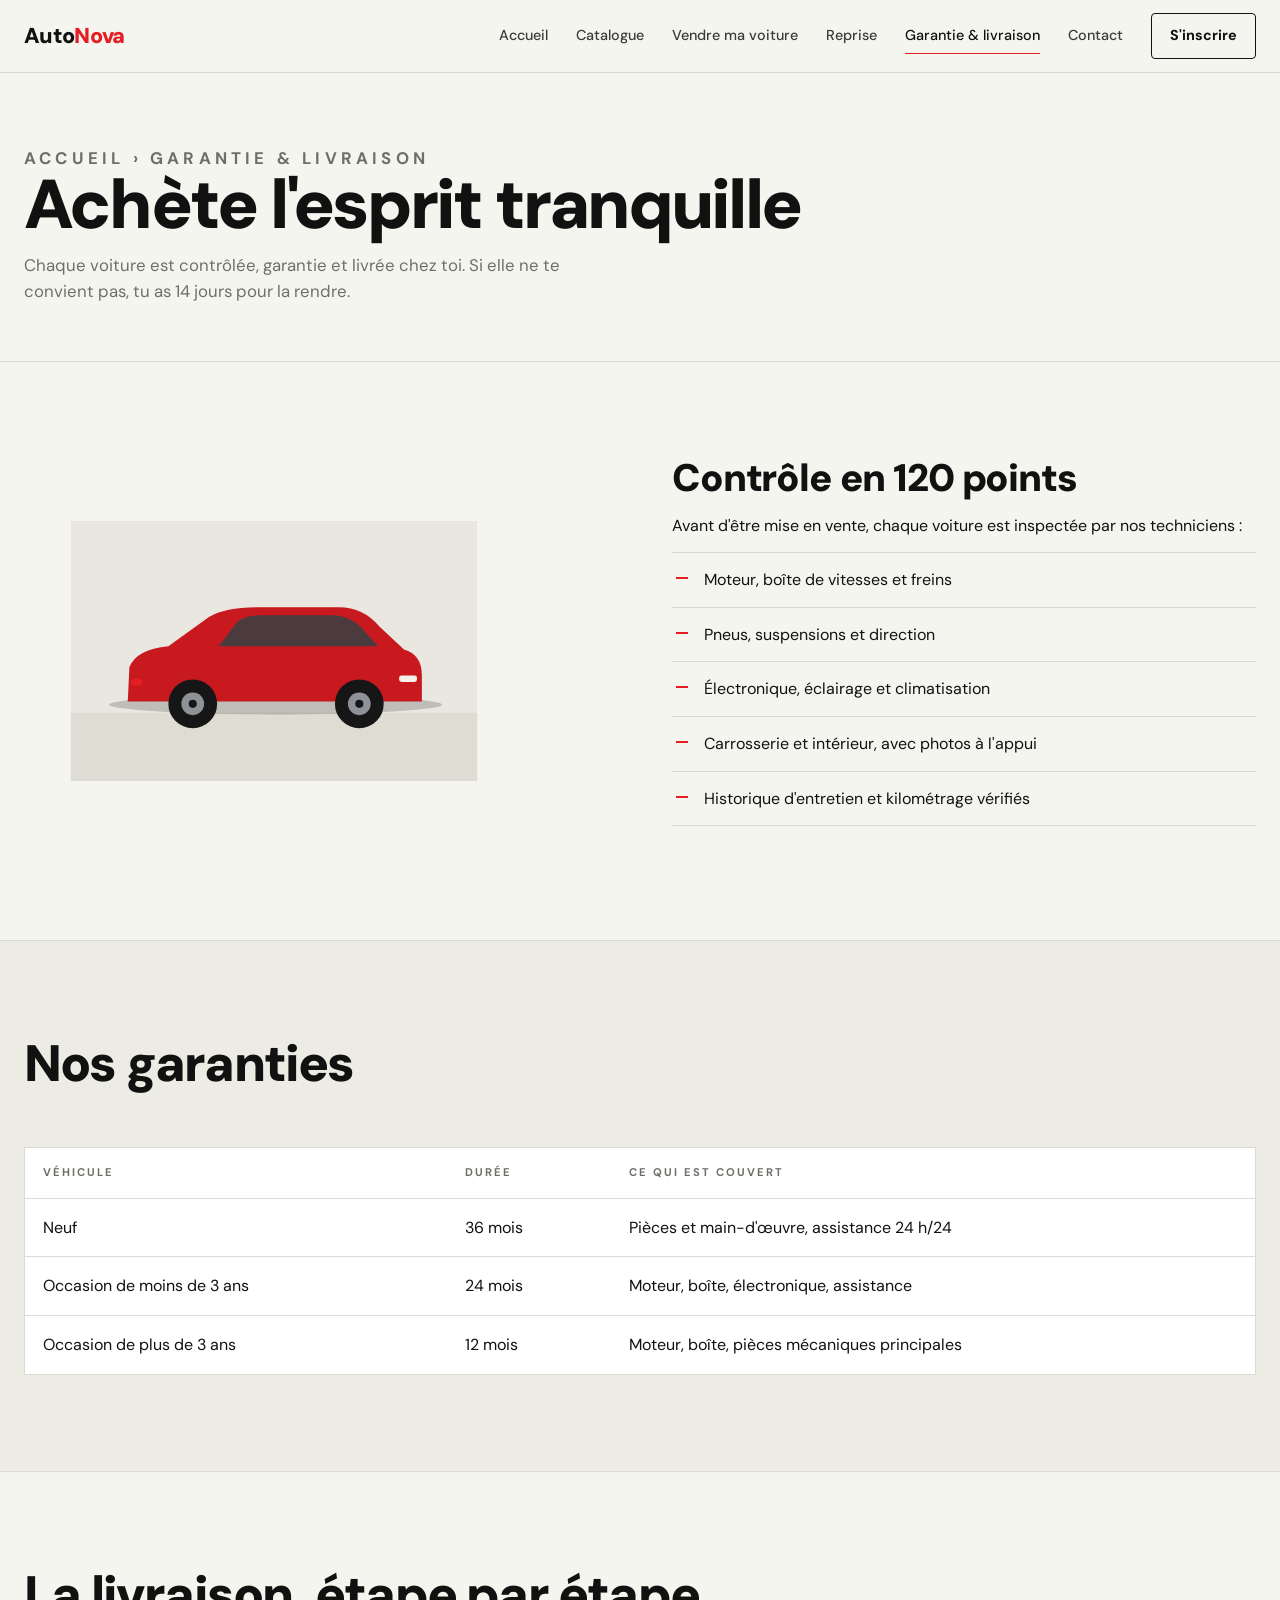
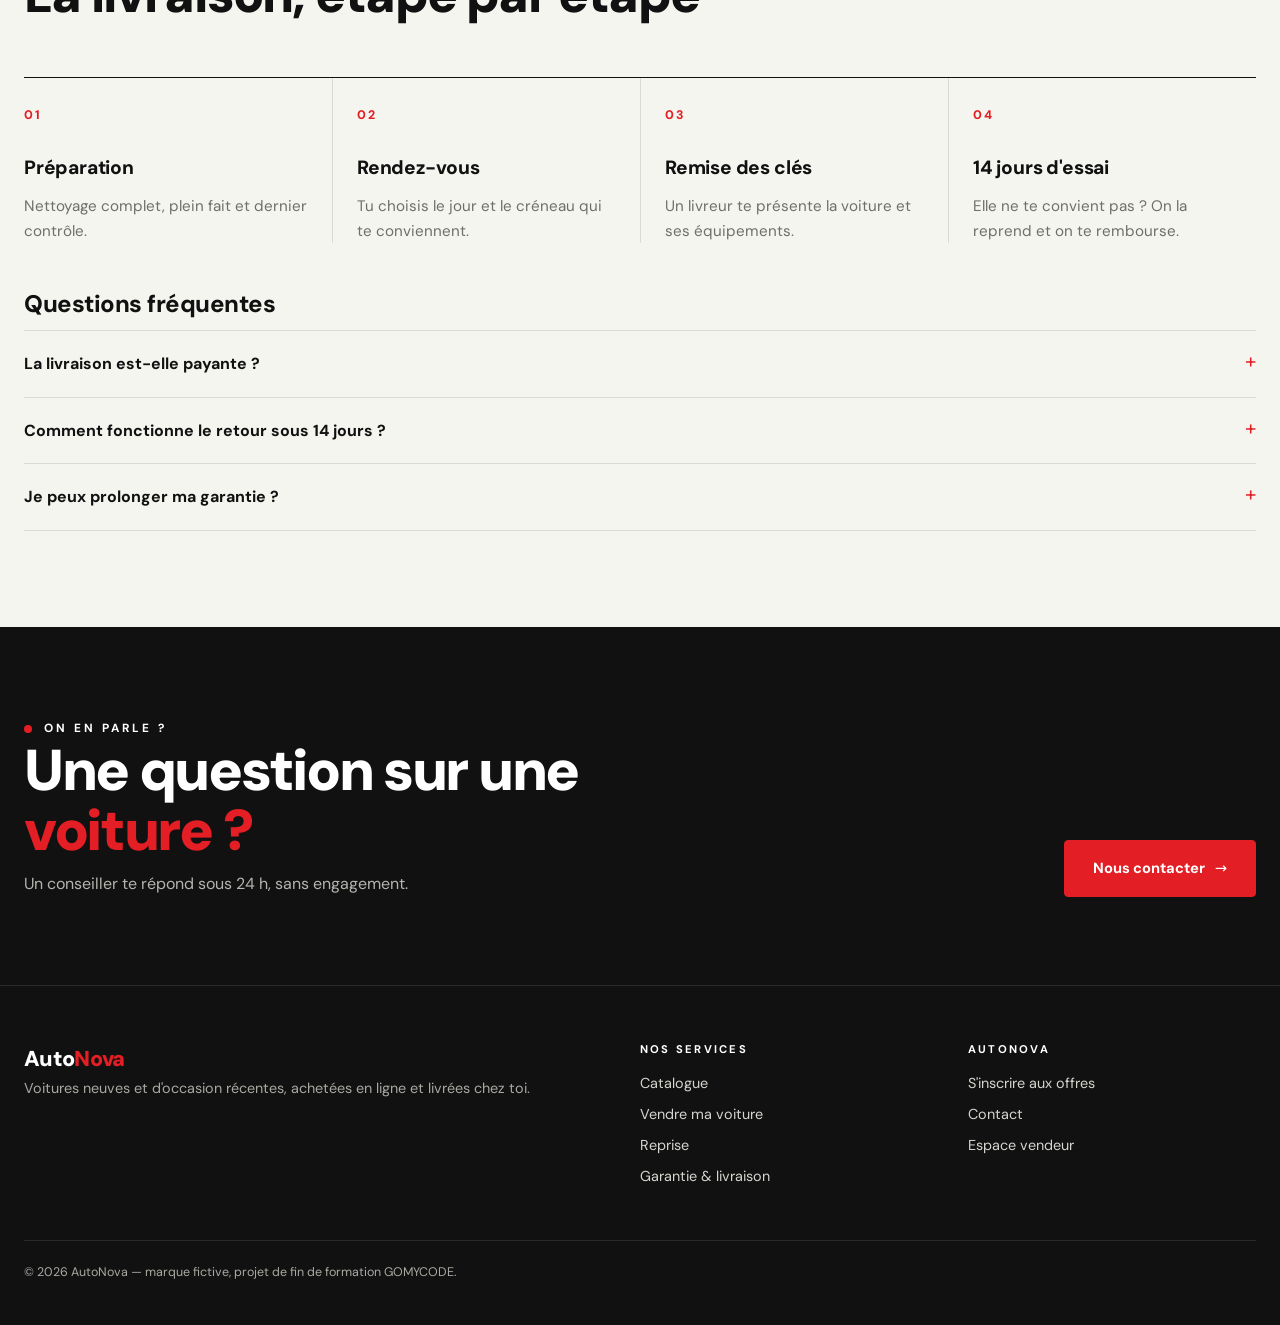
<file: garantie-livraison.html>
<!DOCTYPE html>
<html lang="fr">
<head>
  <meta charset="UTF-8">
  <meta name="viewport" content="width=device-width, initial-scale=1.0">
  <meta name="description" content="Contrôle en 120 points, garantie de 12 à 36 mois, livraison à domicile et 14 jours pour changer d'avis.">
  <title>Garantie et livraison — AutoNova</title>
  <link rel="icon" href="images/favicon.svg" type="image/svg+xml">
  <link rel="stylesheet" href="css/style.css">
</head>
<body>
  <a class="skip-link" href="#contenu">Aller au contenu</a>
  <header class="site-header">
    <nav class="container navbar" aria-label="Navigation principale">
      <a href="index.html" class="logo">Auto<span>Nova</span></a>
      <button class="menu-toggle" type="button" aria-expanded="false" aria-controls="nav-links">☰ Menu</button>
      <ul class="nav-links" id="nav-links">
        <li><a href="index.html">Accueil</a></li>
        <li><a href="catalogue.html">Catalogue</a></li>
        <li><a href="vendre.html">Vendre ma voiture</a></li>
        <li><a href="reprise.html">Reprise</a></li>
        <li><a href="garantie-livraison.html" aria-current="page">Garantie & livraison</a></li>
        <li><a href="contact.html">Contact</a></li>
        <li><a href="inscription.html" class="nav-cta">S'inscrire</a></li>
      </ul>
    </nav>
  </header>

  <main id="contenu">
    <section class="page-hero">
      <div class="container">
        <p class="breadcrumb"><a href="index.html">Accueil</a> › Garantie &amp; livraison</p>
        <h1>Achète l'esprit tranquille</h1>
        <p>Chaque voiture est contrôlée, garantie et livrée chez toi. Si elle ne te convient pas, tu as 14 jours pour la rendre.</p>
      </div>
    </section>

    <section class="section">
      <div class="container split">
        <img src="images/suv-rouge.svg" alt="SUV rouge prêt à être livré" width="500" height="260">
        <div>
          <h2>Contrôle en 120 points</h2>
          <p>Avant d'être mise en vente, chaque voiture est inspectée par nos techniciens :</p>
          <ul class="check-list">
            <li>Moteur, boîte de vitesses et freins</li>
            <li>Pneus, suspensions et direction</li>
            <li>Électronique, éclairage et climatisation</li>
            <li>Carrosserie et intérieur, avec photos à l'appui</li>
            <li>Historique d'entretien et kilométrage vérifiés</li>
          </ul>
        </div>
      </div>
    </section>

    <section class="section section-alt">
      <div class="container">
        <div class="section-title"><h2>Nos garanties</h2></div>
        <div class="table-wrap">
          <table>
            <thead><tr><th scope="col">Véhicule</th><th scope="col">Durée</th><th scope="col">Ce qui est couvert</th></tr></thead>
            <tbody>
              <tr><td>Neuf</td><td>36 mois</td><td>Pièces et main-d'œuvre, assistance 24 h/24</td></tr>
              <tr><td>Occasion de moins de 3 ans</td><td>24 mois</td><td>Moteur, boîte, électronique, assistance</td></tr>
              <tr><td>Occasion de plus de 3 ans</td><td>12 mois</td><td>Moteur, boîte, pièces mécaniques principales</td></tr>
            </tbody>
          </table>
        </div>
      </div>
    </section>

    <section class="section">
      <div class="container">
        <div class="section-title"><h2>La livraison, étape par étape</h2></div>
        <ol class="steps">
          <li><h3>Préparation</h3><p>Nettoyage complet, plein fait et dernier contrôle.</p></li>
          <li><h3>Rendez-vous</h3><p>Tu choisis le jour et le créneau qui te conviennent.</p></li>
          <li><h3>Remise des clés</h3><p>Un livreur te présente la voiture et ses équipements.</p></li>
          <li><h3>14 jours d'essai</h3><p>Elle ne te convient pas ? On la reprend et on te rembourse.</p></li>
        </ol>

        <h2 style="margin-top:48px">Questions fréquentes</h2>
        <details><summary>La livraison est-elle payante ?</summary><p>Elle est gratuite jusqu'à 50 km de l'agence la plus proche. Au-delà, un forfait t'est indiqué avant la commande.</p></details>
        <details><summary>Comment fonctionne le retour sous 14 jours ?</summary><p>Tu peux rendre la voiture si tu n'as pas roulé plus de 1 000 km. On vient la chercher.</p></details>
        <details><summary>Je peux prolonger ma garantie ?</summary><p>Oui, une extension jusqu'à 60 mois t'est proposée au moment de la commande.</p></details>
      </div>
    </section>
  </main>

  <!-- Appel à l'action : présent sur toutes les pages sauf Contact -->
  <section class="cta-band" aria-labelledby="cta-title">
    <div class="container">
      <div>
        <p class="eyebrow" style="color:#fff">On en parle ?</p>
        <h2 id="cta-title">Une question sur une <span class="accent">voiture ?</span></h2>
        <p>Un conseiller te répond sous 24 h, sans engagement.</p>
      </div>
      <a class="btn btn-arrow" href="contact.html">Nous contacter</a>
    </div>
  </section>

  <footer class="site-footer">
    <div class="container">
      <div class="footer-grid">
        <div>
          <a href="index.html" class="logo">Auto<span>Nova</span></a>
          <p>Voitures neuves et d'occasion récentes, achetées en ligne et livrées chez toi.</p>
        </div>
        <div>
          <h3>Nos services</h3>
          <ul>
            <li><a href="catalogue.html">Catalogue</a></li>
            <li><a href="vendre.html">Vendre ma voiture</a></li>
            <li><a href="reprise.html">Reprise</a></li>
            <li><a href="garantie-livraison.html">Garantie &amp; livraison</a></li>
          </ul>
        </div>
        <div>
          <h3>AutoNova</h3>
          <ul>
            <li><a href="inscription.html">S'inscrire aux offres</a></li>
            <li><a href="contact.html">Contact</a></li>
            <li><a href="espace-vendeur.html">Espace vendeur</a></li>
          </ul>
        </div>
      </div>
      <p class="footer-bottom">© <span id="year">2026</span> AutoNova — marque fictive, projet de fin de formation GOMYCODE.</p>
    </div>
  </footer>

  <script src="js/main.js"></script>
</body>
</html>
</file>
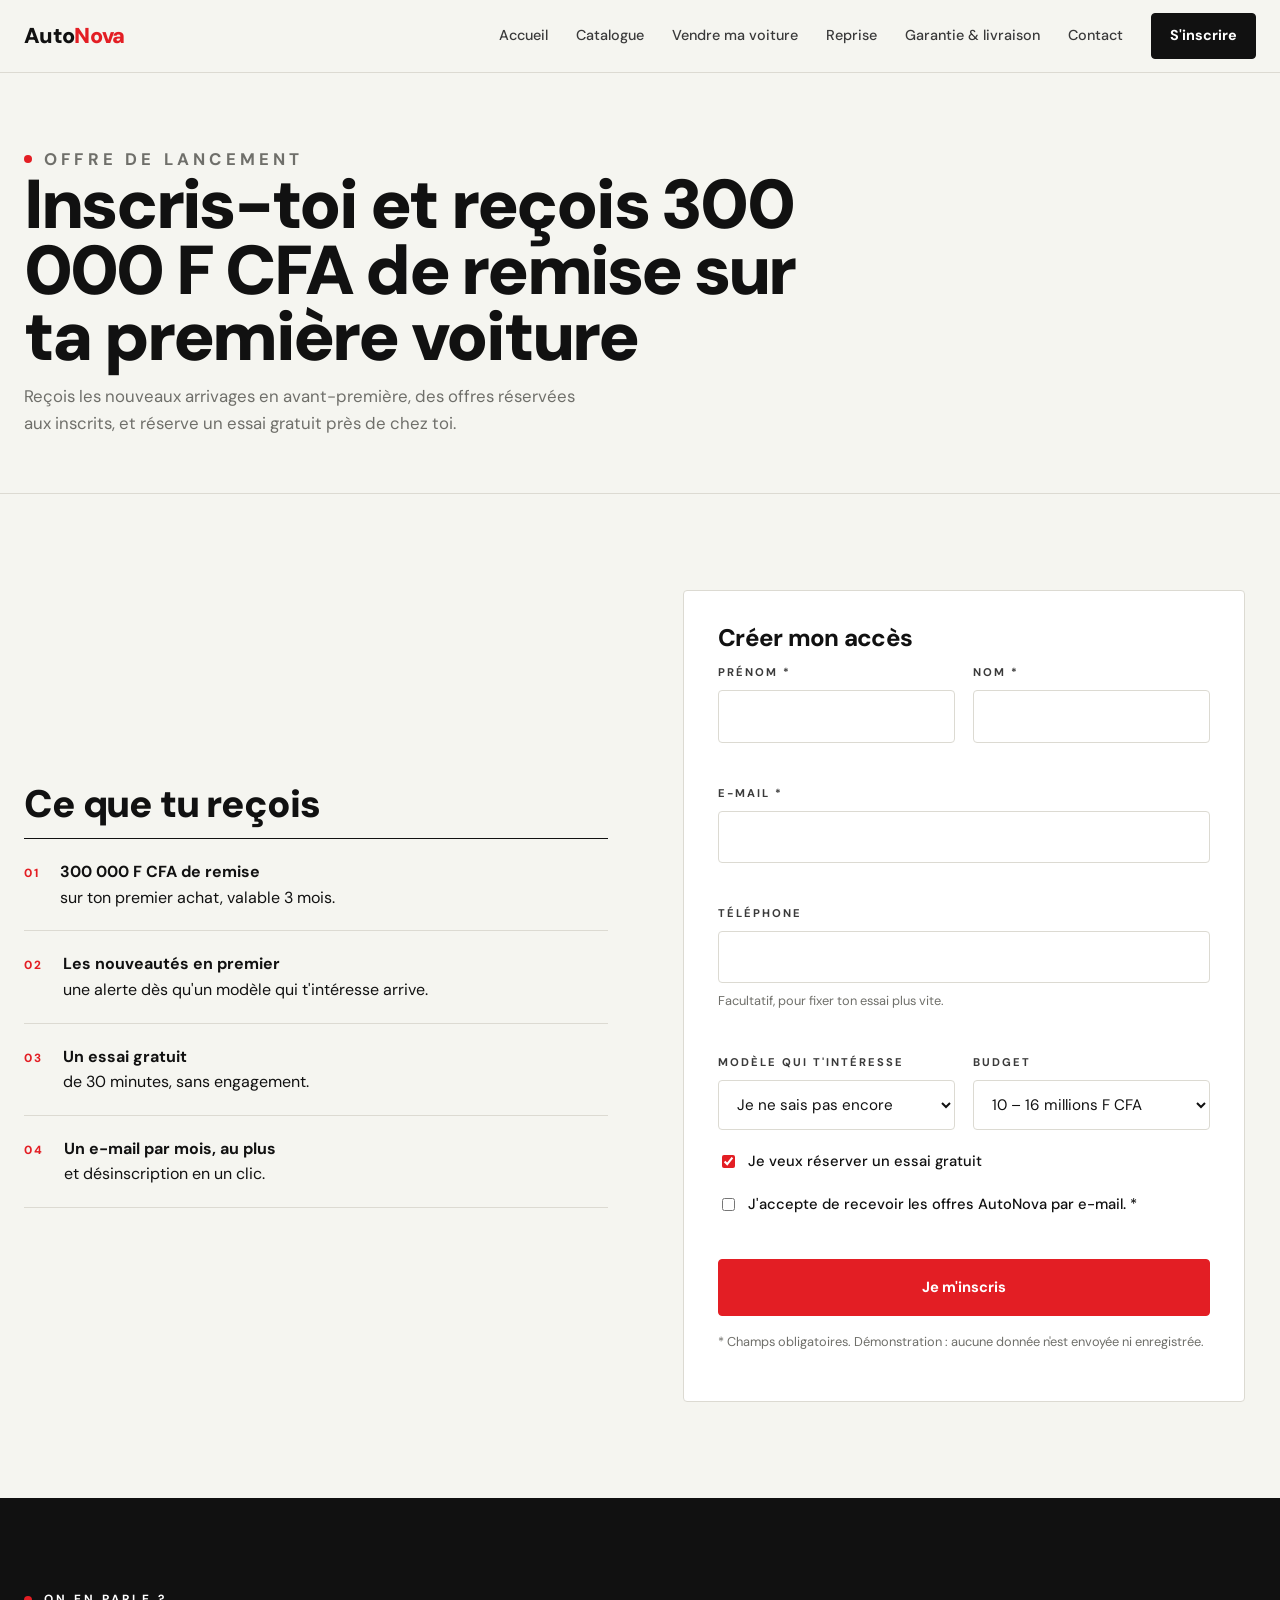
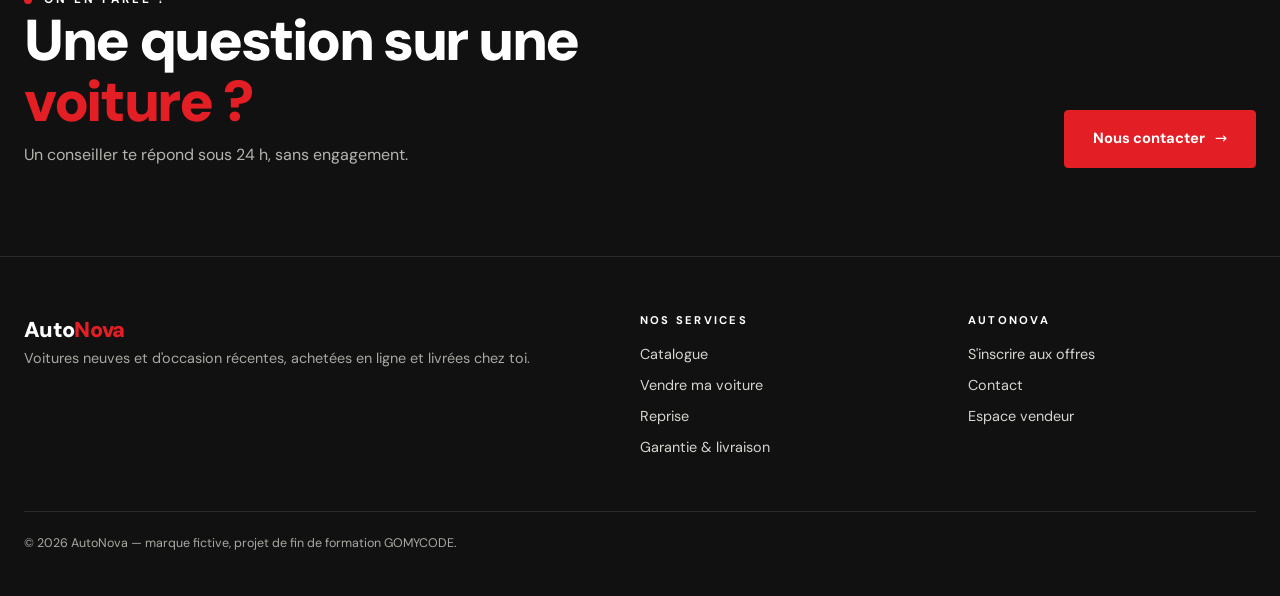
<file: inscription.html>
<!DOCTYPE html>
<html lang="fr">
<head>
  <meta charset="UTF-8">
  <meta name="viewport" content="width=device-width, initial-scale=1.0">
  <meta name="description" content="Inscris-toi pour recevoir les nouvelles offres AutoNova et réserver un essai gratuit.">
  <title>Inscription — offres et essais AutoNova</title>
  <link rel="icon" href="images/favicon.svg" type="image/svg+xml">
  <link rel="stylesheet" href="css/style.css">
</head>
<body>
  <a class="skip-link" href="#contenu">Aller au contenu</a>
  <header class="site-header">
    <nav class="container navbar" aria-label="Navigation principale">
      <a href="index.html" class="logo">Auto<span>Nova</span></a>
      <button class="menu-toggle" type="button" aria-expanded="false" aria-controls="nav-links">☰ Menu</button>
      <ul class="nav-links" id="nav-links">
        <li><a href="index.html">Accueil</a></li>
        <li><a href="catalogue.html">Catalogue</a></li>
        <li><a href="vendre.html">Vendre ma voiture</a></li>
        <li><a href="reprise.html">Reprise</a></li>
        <li><a href="garantie-livraison.html">Garantie & livraison</a></li>
        <li><a href="contact.html">Contact</a></li>
        <li><a href="inscription.html" class="nav-cta" aria-current="page">S'inscrire</a></li>
      </ul>
    </nav>
  </header>

  <main id="contenu">
    <section class="page-hero">
      <div class="container">
        <p class="eyebrow">Offre de lancement</p>
        <h1>Inscris-toi et reçois 300 000 F CFA de remise sur ta première voiture</h1>
        <p>Reçois les nouveaux arrivages en avant-première, des offres réservées aux inscrits, et réserve un essai gratuit près de chez toi.</p>
      </div>
    </section>

    <section class="section">
      <div class="container split">
        <div>
          <h2>Ce que tu reçois</h2>
          <ul class="benefits">
            <li><div><strong>300 000 F CFA de remise</strong><br>sur ton premier achat, valable 3 mois.</div></li>
            <li><div><strong>Les nouveautés en premier</strong><br>une alerte dès qu'un modèle qui t'intéresse arrive.</div></li>
            <li><div><strong>Un essai gratuit</strong><br>de 30 minutes, sans engagement.</div></li>
            <li><div><strong>Un e-mail par mois, au plus</strong><br>et désinscription en un clic.</div></li>
          </ul>
        </div>

        <form id="signup-form" class="panel form-card" data-validate novalidate
              data-success="Merci {prenom} ! Ton inscription est enregistrée. Un conseiller te contacte pour fixer ton essai.">
          <h2>Créer mon accès</h2>
          <div class="form-grid">
            <div class="field">
              <label for="prenom">Prénom *</label>
              <input id="prenom" name="prenom" autocomplete="given-name" data-rules="required min:2">
              <span class="error"></span>
            </div>
            <div class="field">
              <label for="nom">Nom *</label>
              <input id="nom" name="nom" autocomplete="family-name" data-rules="required min:2">
              <span class="error"></span>
            </div>
            <div class="field full">
              <label for="email">E-mail *</label>
              <input id="email" name="email" type="email" autocomplete="email" data-rules="required email">
              <span class="error"></span>
            </div>
            <div class="field full">
              <label for="telephone">Téléphone</label>
              <input id="telephone" name="telephone" type="tel" autocomplete="tel" data-rules="phone">
              <span class="hint">Facultatif, pour fixer ton essai plus vite.</span>
              <span class="error"></span>
            </div>
            <div class="field">
              <label for="modele">Modèle qui t'intéresse</label>
              <select id="modele" name="modele">
                  <option value="">Je ne sais pas encore</option>
                  <option value="Nova City">Nova City</option>
                  <option value="Nova City Sun">Nova City Sun</option>
                  <option value="Nova Line">Nova Line</option>
                  <option value="Nova Line Pure">Nova Line Pure</option>
                  <option value="Nova Trek">Nova Trek</option>
                  <option value="Nova Trek Black">Nova Trek Black</option>
                  <option value="Nova E">Nova E</option>
                  <option value="Nova E Long Range">Nova E Long Range</option>
              </select>
            </div>
            <div class="field">
              <label for="budget">Budget</label>
              <select id="budget" name="budget">
                <option>Moins de 10 millions F CFA</option>
                <option selected>10 – 16 millions F CFA</option>
                <option>16 – 23 millions F CFA</option>
                <option>Plus de 23 millions F CFA</option>
              </select>
            </div>
            <div class="field full checkbox-field">
              <label class="checkbox"><input type="checkbox" name="essai" checked> Je veux réserver un essai gratuit</label>
            </div>
            <div class="field full checkbox-field">
              <label class="checkbox"><input type="checkbox" id="consent" name="consent" data-rules="checked"> J'accepte de recevoir les offres AutoNova par e-mail. *</label>
              <span class="error"></span>
            </div>
          </div>
          <button class="btn" type="submit" style="width:100%">Je m'inscris</button>
          <p class="disclaimer">* Champs obligatoires. Démonstration : aucune donnée n'est envoyée ni enregistrée.</p>
          <p class="form-success" role="status" tabindex="-1"></p>
        </form>
      </div>
    </section>
  </main>

  <!-- Appel à l'action : présent sur toutes les pages sauf Contact -->
  <section class="cta-band" aria-labelledby="cta-title">
    <div class="container">
      <div>
        <p class="eyebrow" style="color:#fff">On en parle ?</p>
        <h2 id="cta-title">Une question sur une <span class="accent">voiture ?</span></h2>
        <p>Un conseiller te répond sous 24 h, sans engagement.</p>
      </div>
      <a class="btn btn-arrow" href="contact.html">Nous contacter</a>
    </div>
  </section>

  <footer class="site-footer">
    <div class="container">
      <div class="footer-grid">
        <div>
          <a href="index.html" class="logo">Auto<span>Nova</span></a>
          <p>Voitures neuves et d'occasion récentes, achetées en ligne et livrées chez toi.</p>
        </div>
        <div>
          <h3>Nos services</h3>
          <ul>
            <li><a href="catalogue.html">Catalogue</a></li>
            <li><a href="vendre.html">Vendre ma voiture</a></li>
            <li><a href="reprise.html">Reprise</a></li>
            <li><a href="garantie-livraison.html">Garantie &amp; livraison</a></li>
          </ul>
        </div>
        <div>
          <h3>AutoNova</h3>
          <ul>
            <li><a href="inscription.html">S'inscrire aux offres</a></li>
            <li><a href="contact.html">Contact</a></li>
            <li><a href="espace-vendeur.html">Espace vendeur</a></li>
          </ul>
        </div>
      </div>
      <p class="footer-bottom">© <span id="year">2026</span> AutoNova — marque fictive, projet de fin de formation GOMYCODE.</p>
    </div>
  </footer>

  <script src="js/main.js"></script>
  <script src="js/forms.js"></script>
</body>
</html>
</file>
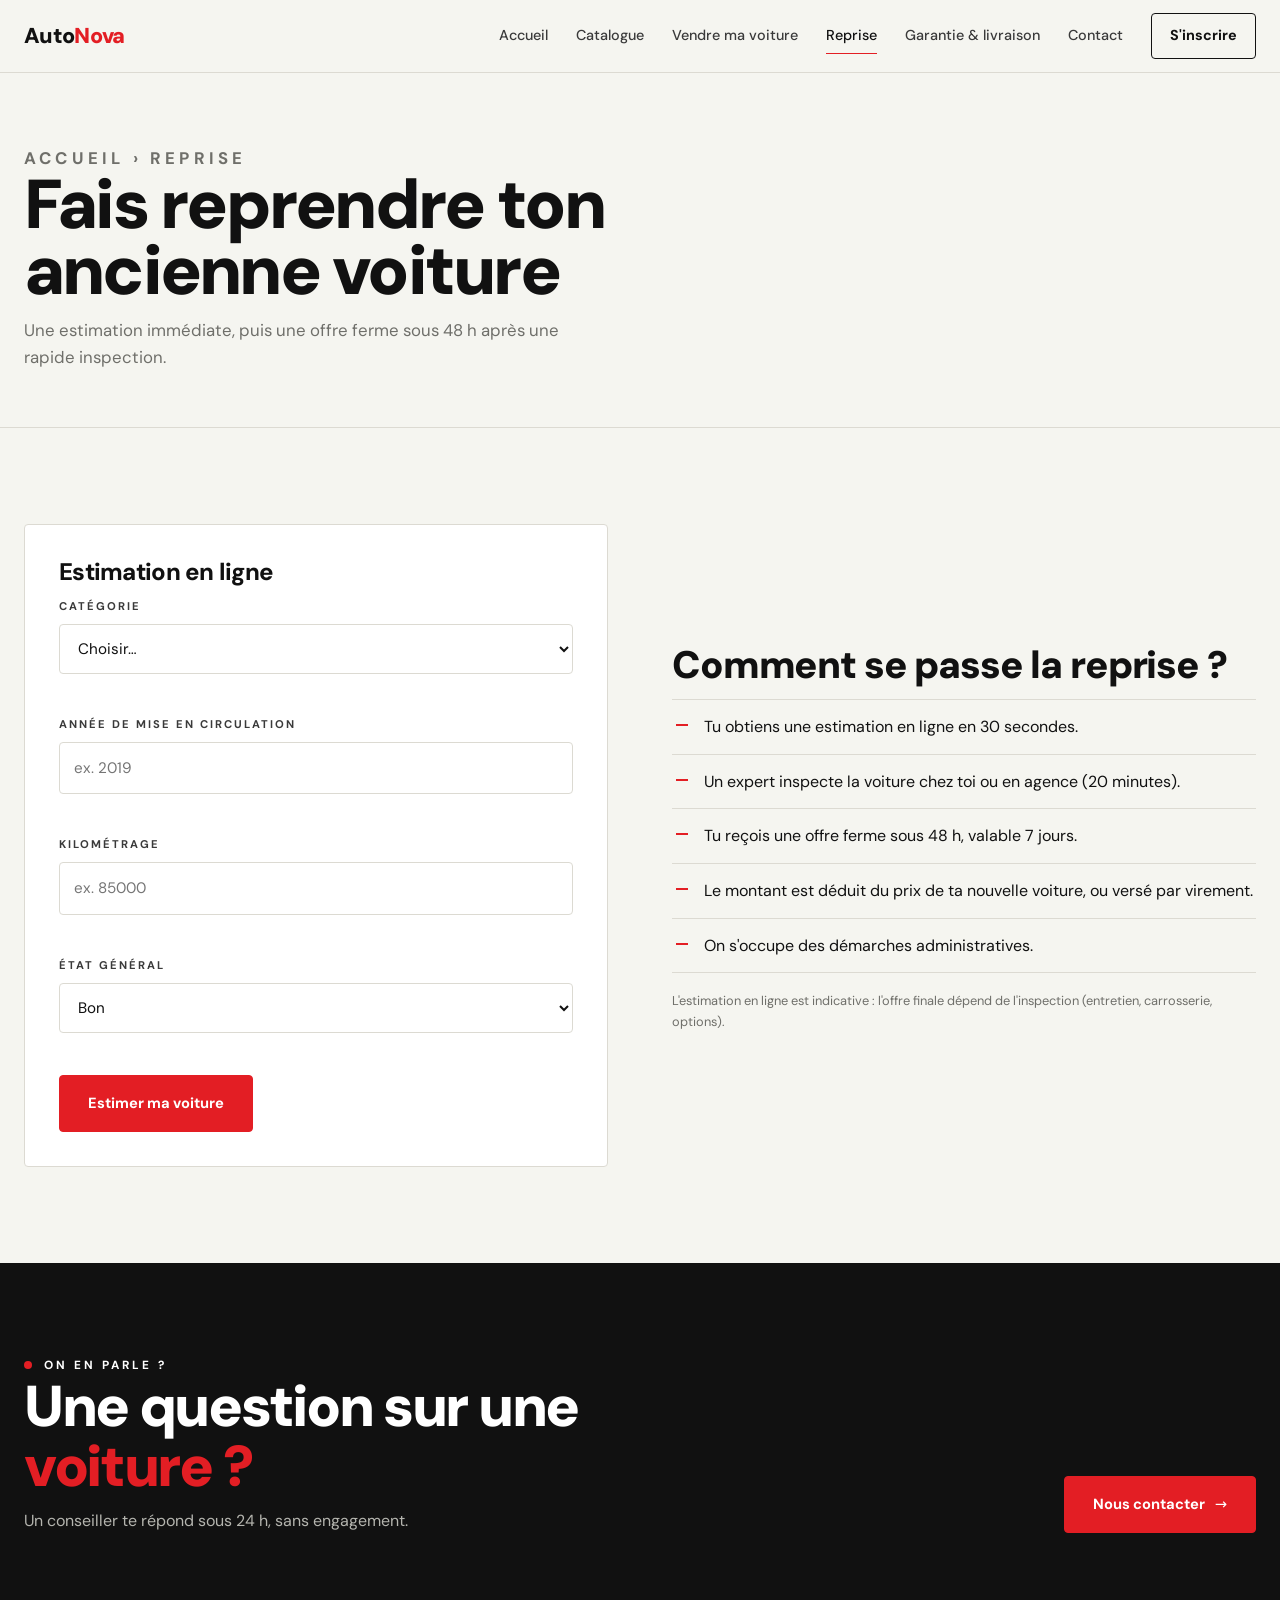
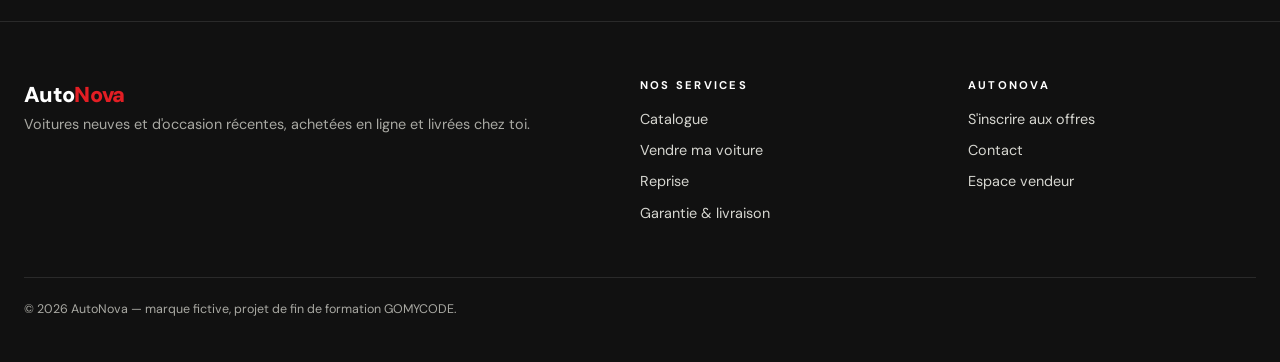
<file: reprise.html>
<!DOCTYPE html>
<html lang="fr">
<head>
  <meta charset="UTF-8">
  <meta name="viewport" content="width=device-width, initial-scale=1.0">
  <meta name="description" content="Estime la valeur de reprise de ta voiture en quelques secondes.">
  <title>Reprise de ton véhicule — AutoNova</title>
  <link rel="icon" href="images/favicon.svg" type="image/svg+xml">
  <link rel="stylesheet" href="css/style.css">
</head>
<body>
  <a class="skip-link" href="#contenu">Aller au contenu</a>
  <header class="site-header">
    <nav class="container navbar" aria-label="Navigation principale">
      <a href="index.html" class="logo">Auto<span>Nova</span></a>
      <button class="menu-toggle" type="button" aria-expanded="false" aria-controls="nav-links">☰ Menu</button>
      <ul class="nav-links" id="nav-links">
        <li><a href="index.html">Accueil</a></li>
        <li><a href="catalogue.html">Catalogue</a></li>
        <li><a href="vendre.html">Vendre ma voiture</a></li>
        <li><a href="reprise.html" aria-current="page">Reprise</a></li>
        <li><a href="garantie-livraison.html">Garantie & livraison</a></li>
        <li><a href="contact.html">Contact</a></li>
        <li><a href="inscription.html" class="nav-cta">S'inscrire</a></li>
      </ul>
    </nav>
  </header>

  <main id="contenu">
    <section class="page-hero">
      <div class="container">
        <p class="breadcrumb"><a href="index.html">Accueil</a> › Reprise</p>
        <h1>Fais reprendre ton ancienne voiture</h1>
        <p>Une estimation immédiate, puis une offre ferme sous 48 h après une rapide inspection.</p>
      </div>
    </section>

    <section class="section">
      <div class="container split">
        <form id="tradein-form" class="panel" novalidate aria-labelledby="tradein-title">
          <h2 id="tradein-title">Estimation en ligne</h2>
          <div class="field">
            <label for="category">Catégorie</label>
            <select id="category" name="category">
              <option value="">Choisir…</option>
              <option value="citadine">Citadine</option>
              <option value="berline">Berline</option>
              <option value="suv">SUV</option>
              <option value="electrique">Électrique</option>
            </select>
            <span class="error"></span>
          </div>
          <div class="field">
            <label for="year">Année de mise en circulation</label>
            <input type="number" id="year" name="year" placeholder="ex. 2019" inputmode="numeric">
            <span class="error"></span>
          </div>
          <div class="field">
            <label for="km">Kilométrage</label>
            <input type="number" id="km" name="km" placeholder="ex. 85000" inputmode="numeric">
            <span class="error"></span>
          </div>
          <div class="field">
            <label for="condition">État général</label>
            <select id="condition" name="condition">
              <option value="excellent">Excellent</option>
              <option value="bon" selected>Bon</option>
              <option value="moyen">Moyen</option>
            </select>
            <span class="error"></span>
          </div>
          <button class="btn" type="submit">Estimer ma voiture</button>

          <div id="tradein-result" class="form-success visible" hidden tabindex="-1">
            <p style="margin:0">Valeur estimée : <span id="tradein-value"></span></p>
            <p id="tradein-range" style="margin:4px 0 0;font-weight:400"></p>
          </div>
        </form>

        <div>
          <h2>Comment se passe la reprise ?</h2>
          <ul class="check-list">
            <li>Tu obtiens une estimation en ligne en 30 secondes.</li>
            <li>Un expert inspecte la voiture chez toi ou en agence (20 minutes).</li>
            <li>Tu reçois une offre ferme sous 48 h, valable 7 jours.</li>
            <li>Le montant est déduit du prix de ta nouvelle voiture, ou versé par virement.</li>
            <li>On s'occupe des démarches administratives.</li>
          </ul>
          <p class="disclaimer">L'estimation en ligne est indicative : l'offre finale dépend de l'inspection (entretien, carrosserie, options).</p>
        </div>
      </div>
    </section>
  </main>

  <!-- Appel à l'action : présent sur toutes les pages sauf Contact -->
  <section class="cta-band" aria-labelledby="cta-title">
    <div class="container">
      <div>
        <p class="eyebrow" style="color:#fff">On en parle ?</p>
        <h2 id="cta-title">Une question sur une <span class="accent">voiture ?</span></h2>
        <p>Un conseiller te répond sous 24 h, sans engagement.</p>
      </div>
      <a class="btn btn-arrow" href="contact.html">Nous contacter</a>
    </div>
  </section>

  <footer class="site-footer">
    <div class="container">
      <div class="footer-grid">
        <div>
          <a href="index.html" class="logo">Auto<span>Nova</span></a>
          <p>Voitures neuves et d'occasion récentes, achetées en ligne et livrées chez toi.</p>
        </div>
        <div>
          <h3>Nos services</h3>
          <ul>
            <li><a href="catalogue.html">Catalogue</a></li>
            <li><a href="vendre.html">Vendre ma voiture</a></li>
            <li><a href="reprise.html">Reprise</a></li>
            <li><a href="garantie-livraison.html">Garantie &amp; livraison</a></li>
          </ul>
        </div>
        <div>
          <h3>AutoNova</h3>
          <ul>
            <li><a href="inscription.html">S'inscrire aux offres</a></li>
            <li><a href="contact.html">Contact</a></li>
            <li><a href="espace-vendeur.html">Espace vendeur</a></li>
          </ul>
        </div>
      </div>
      <p class="footer-bottom">© <span id="year">2026</span> AutoNova — marque fictive, projet de fin de formation GOMYCODE.</p>
    </div>
  </footer>

  <script src="js/main.js"></script>
  <script src="js/reprise.js"></script>
</body>
</html>
</file>
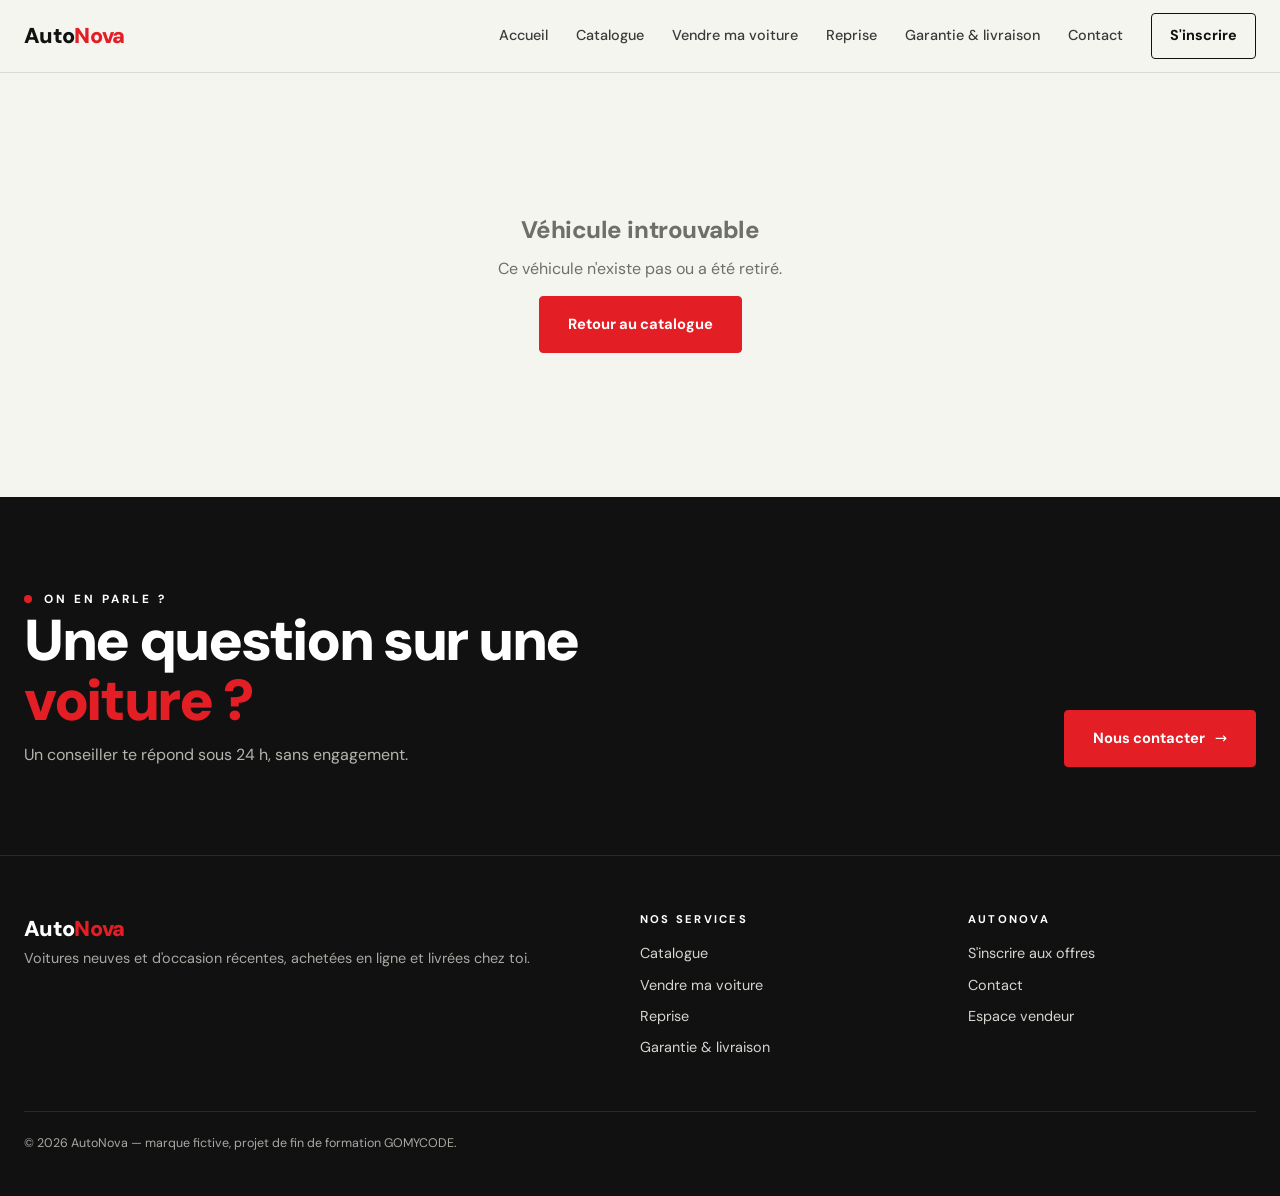
<file: vehicule.html>
<!DOCTYPE html>
<html lang="fr">
<head>
  <meta charset="UTF-8">
  <meta name="viewport" content="width=device-width, initial-scale=1.0">
  <meta name="description" content="Fiche détaillée d'un véhicule AutoNova : photos, vidéo, prix et caractéristiques techniques.">
  <title>Fiche véhicule — AutoNova</title>
  <link rel="icon" href="images/favicon.svg" type="image/svg+xml">
  <link rel="stylesheet" href="css/style.css">
</head>
<body>
  <a class="skip-link" href="#contenu">Aller au contenu</a>
  <header class="site-header">
    <nav class="container navbar" aria-label="Navigation principale">
      <a href="index.html" class="logo">Auto<span>Nova</span></a>
      <button class="menu-toggle" type="button" aria-expanded="false" aria-controls="nav-links">☰ Menu</button>
      <ul class="nav-links" id="nav-links">
        <li><a href="index.html">Accueil</a></li>
        <li><a href="catalogue.html">Catalogue</a></li>
        <li><a href="vendre.html">Vendre ma voiture</a></li>
        <li><a href="reprise.html">Reprise</a></li>
        <li><a href="garantie-livraison.html">Garantie & livraison</a></li>
        <li><a href="contact.html">Contact</a></li>
        <li><a href="inscription.html" class="nav-cta">S'inscrire</a></li>
      </ul>
    </nav>
  </header>

  <main id="contenu">
    <div id="fiche" aria-live="polite">
      <section class="section"><div class="container"><p class="empty">Chargement de la fiche…</p></div></section>
    </div>
  </main>

  <!-- Appel à l'action : présent sur toutes les pages sauf Contact -->
  <section class="cta-band" aria-labelledby="cta-title">
    <div class="container">
      <div>
        <p class="eyebrow" style="color:#fff">On en parle ?</p>
        <h2 id="cta-title">Une question sur une <span class="accent">voiture ?</span></h2>
        <p>Un conseiller te répond sous 24 h, sans engagement.</p>
      </div>
      <a class="btn btn-arrow" href="contact.html">Nous contacter</a>
    </div>
  </section>

  <footer class="site-footer">
    <div class="container">
      <div class="footer-grid">
        <div>
          <a href="index.html" class="logo">Auto<span>Nova</span></a>
          <p>Voitures neuves et d'occasion récentes, achetées en ligne et livrées chez toi.</p>
        </div>
        <div>
          <h3>Nos services</h3>
          <ul>
            <li><a href="catalogue.html">Catalogue</a></li>
            <li><a href="vendre.html">Vendre ma voiture</a></li>
            <li><a href="reprise.html">Reprise</a></li>
            <li><a href="garantie-livraison.html">Garantie &amp; livraison</a></li>
          </ul>
        </div>
        <div>
          <h3>AutoNova</h3>
          <ul>
            <li><a href="inscription.html">S'inscrire aux offres</a></li>
            <li><a href="contact.html">Contact</a></li>
            <li><a href="espace-vendeur.html">Espace vendeur</a></li>
          </ul>
        </div>
      </div>
      <p class="footer-bottom">© <span id="year">2026</span> AutoNova — marque fictive, projet de fin de formation GOMYCODE.</p>
    </div>
  </footer>

  <script src="js/main.js"></script>
  <script src="js/vehicules.js"></script>
  <script src="js/fiche.js"></script>
</body>
</html>
</file>
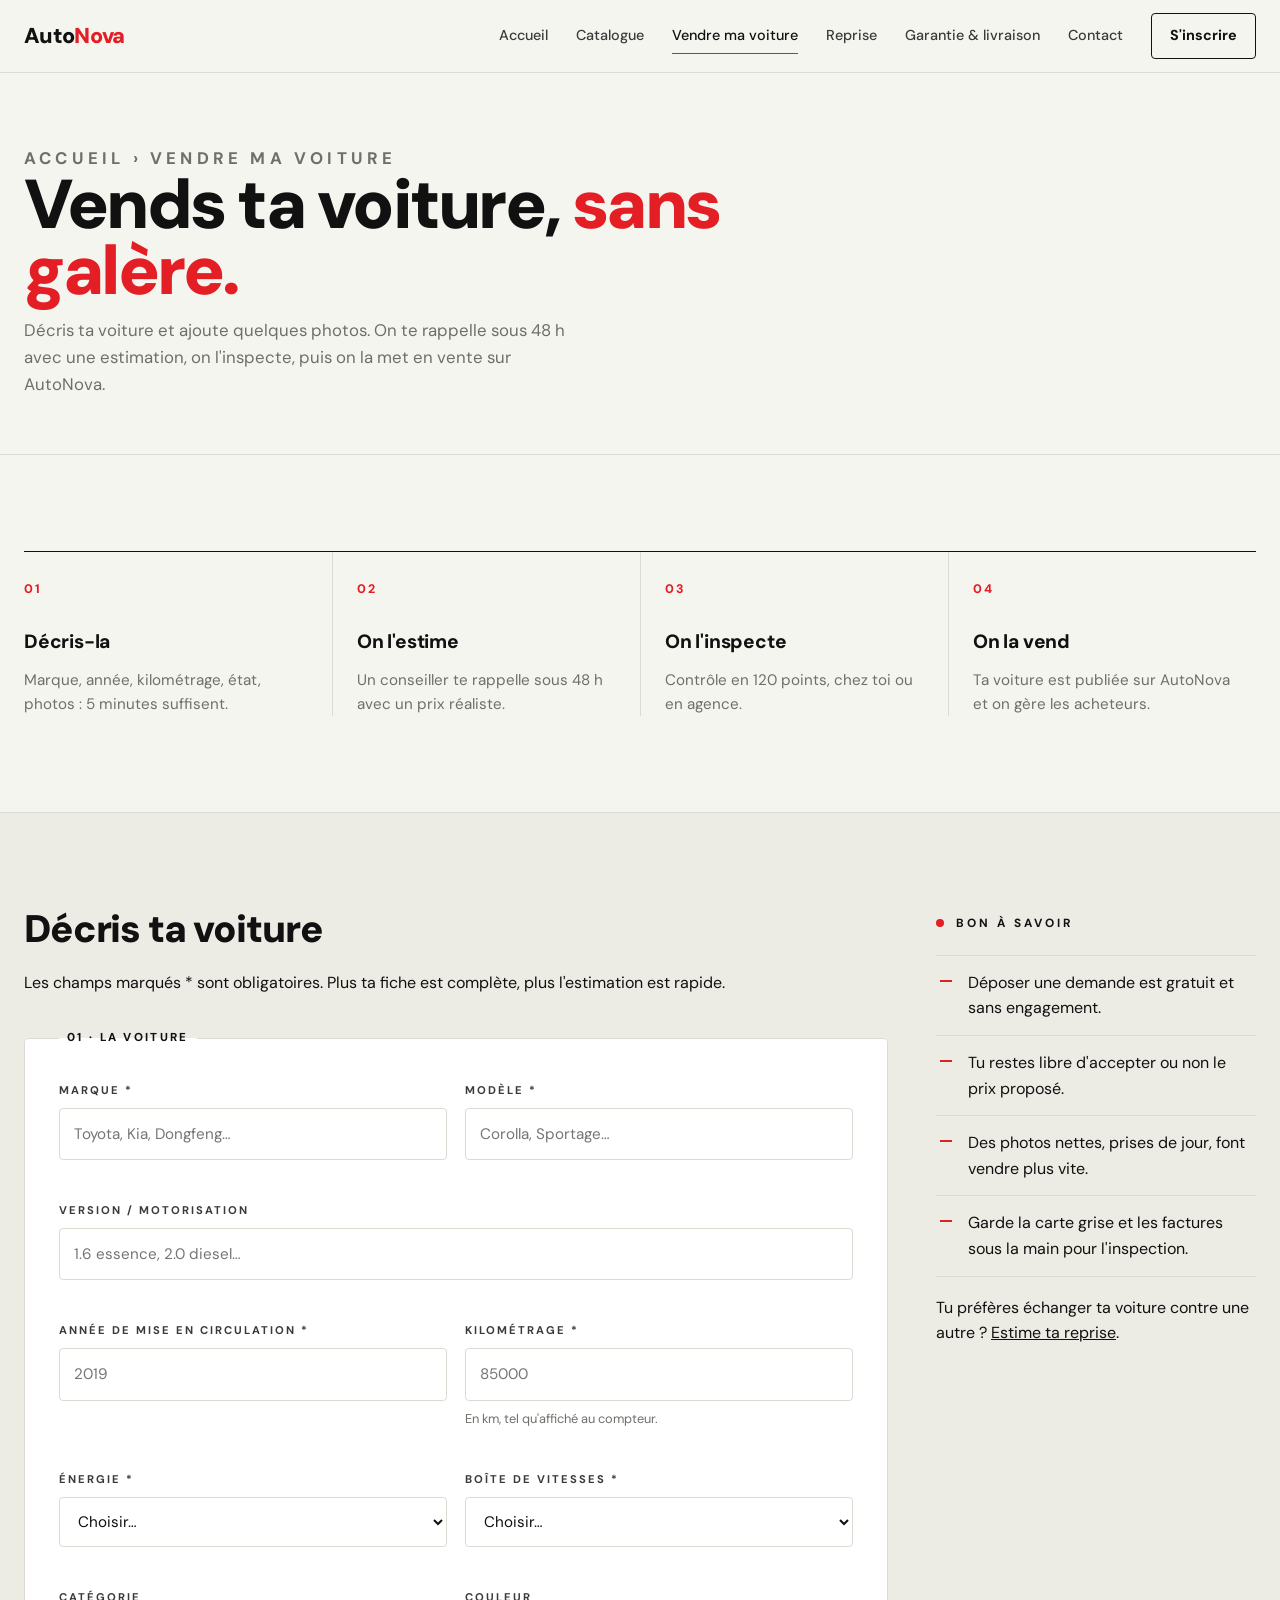
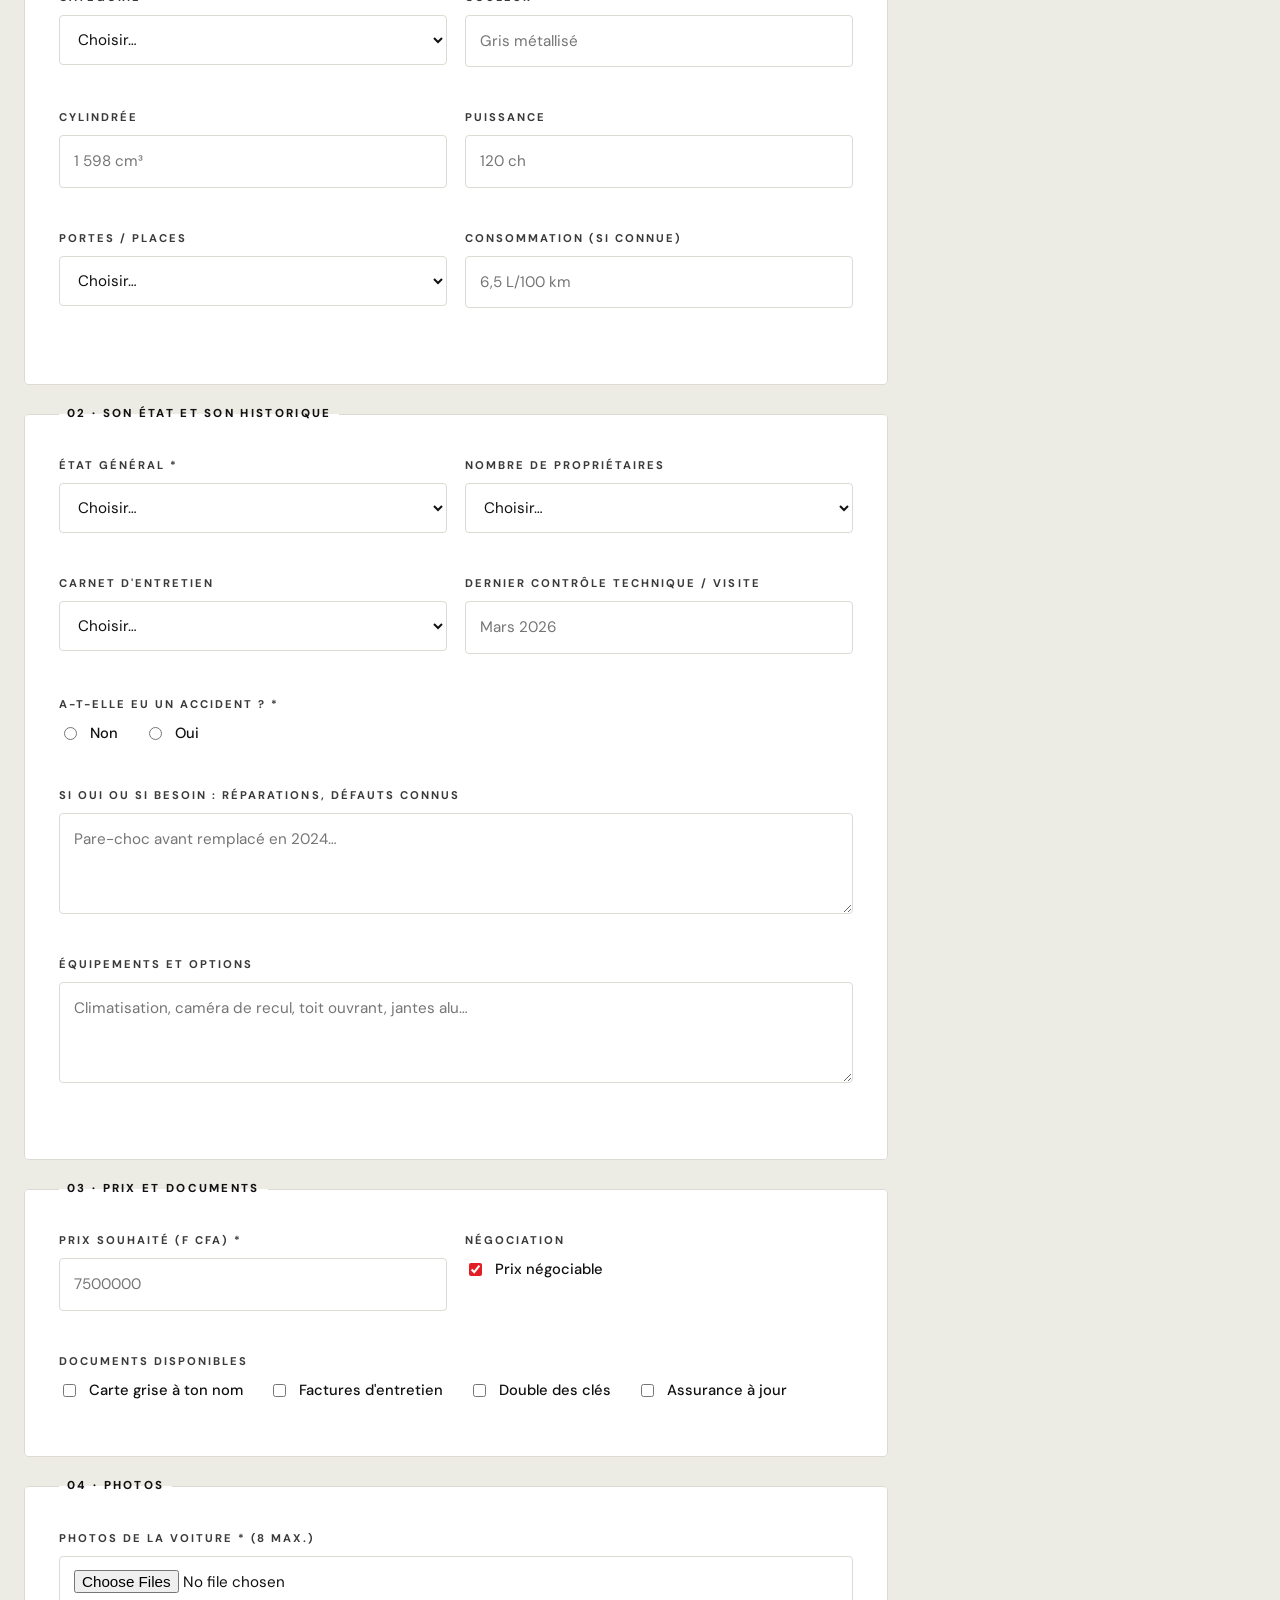
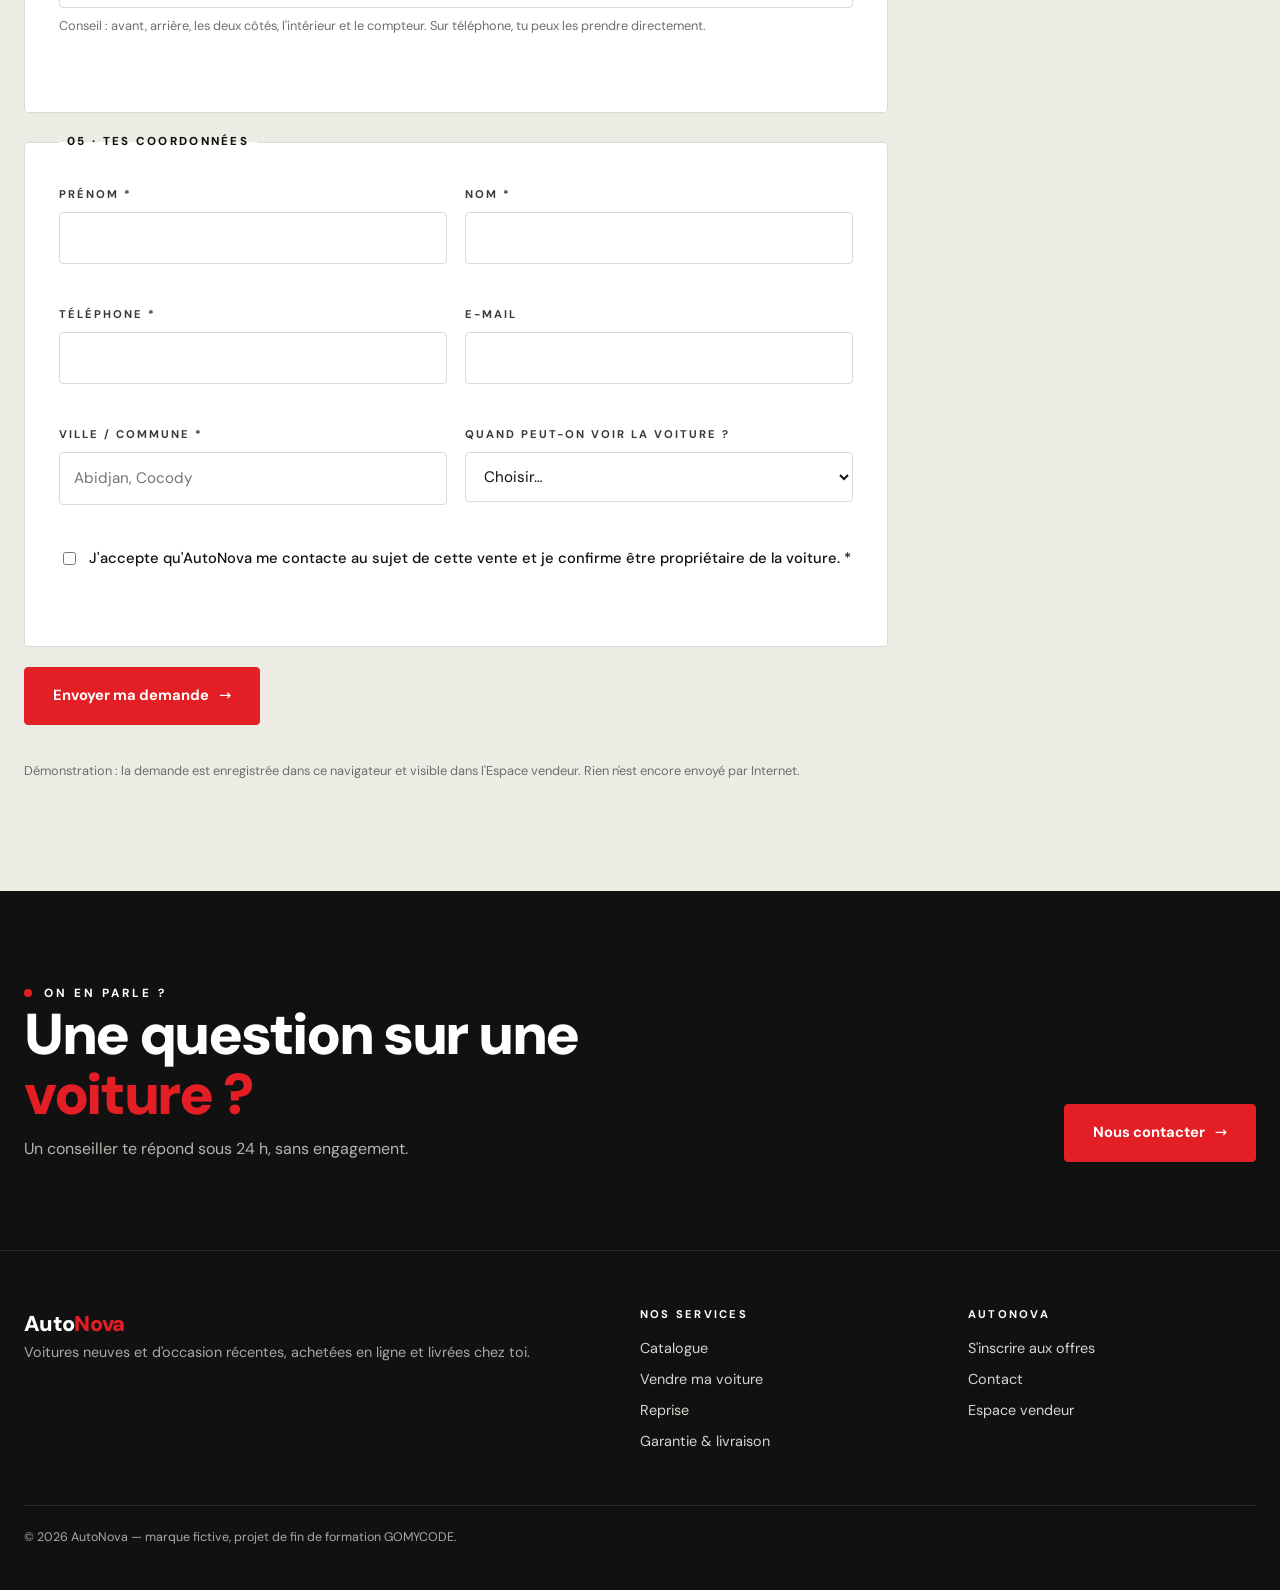
<file: vendre.html>
<!DOCTYPE html>
<html lang="fr">
<head>
  <meta charset="UTF-8">
  <meta name="viewport" content="width=device-width, initial-scale=1.0">
  <meta name="description" content="Propose ta voiture à AutoNova : décris-la, ajoute tes photos, on l'estime et on la met en vente.">
  <title>Vendre ma voiture — AutoNova</title>
  <link rel="icon" href="images/favicon.svg" type="image/svg+xml">
  <link rel="stylesheet" href="css/style.css">
</head>
<body>
  <a class="skip-link" href="#contenu">Aller au contenu</a>
  <header class="site-header">
    <nav class="container navbar" aria-label="Navigation principale">
      <a href="index.html" class="logo">Auto<span>Nova</span></a>
      <button class="menu-toggle" type="button" aria-expanded="false" aria-controls="nav-links">☰ Menu</button>
      <ul class="nav-links" id="nav-links">
        <li><a href="index.html">Accueil</a></li>
        <li><a href="catalogue.html">Catalogue</a></li>
        <li><a href="vendre.html" aria-current="page">Vendre ma voiture</a></li>
        <li><a href="reprise.html">Reprise</a></li>
        <li><a href="garantie-livraison.html">Garantie & livraison</a></li>
        <li><a href="contact.html">Contact</a></li>
        <li><a href="inscription.html" class="nav-cta">S'inscrire</a></li>
      </ul>
    </nav>
  </header>

  <main id="contenu">
    <section class="page-hero">
      <div class="container">
        <p class="breadcrumb"><a href="index.html">Accueil</a> › Vendre ma voiture</p>
        <h1>Vends ta voiture, <span class="accent">sans galère.</span></h1>
        <p>Décris ta voiture et ajoute quelques photos. On te rappelle sous 48 h avec une estimation, on l'inspecte, puis on la met en vente sur AutoNova.</p>
      </div>
    </section>

    <section class="section">
      <div class="container">
        <ol class="steps">
          <li><h3>Décris-la</h3><p>Marque, année, kilométrage, état, photos : 5 minutes suffisent.</p></li>
          <li><h3>On l'estime</h3><p>Un conseiller te rappelle sous 48 h avec un prix réaliste.</p></li>
          <li><h3>On l'inspecte</h3><p>Contrôle en 120 points, chez toi ou en agence.</p></li>
          <li><h3>On la vend</h3><p>Ta voiture est publiée sur AutoNova et on gère les acheteurs.</p></li>
        </ol>
      </div>
    </section>

    <section class="section section-alt">
      <div class="container sell-layout">

        <form id="sell-form" class="sell-form" novalidate aria-labelledby="sell-title">
          <h2 id="sell-title">Décris ta voiture</h2>
          <p class="hint">Les champs marqués * sont obligatoires. Plus ta fiche est complète, plus l'estimation est rapide.</p>

          <fieldset class="panel form-section">
            <legend>01 · La voiture</legend>
            <div class="form-grid">
              <div class="field">
                <label for="s-marque">Marque *</label>
                <input id="s-marque" name="s-marque" type="text" data-rules="required" placeholder="Toyota, Kia, Dongfeng…">
                <span class="error"></span>
              </div>
              <div class="field">
                <label for="s-modele">Modèle *</label>
                <input id="s-modele" name="s-modele" type="text" data-rules="required" placeholder="Corolla, Sportage…">
                <span class="error"></span>
              </div>
              <div class="field full">
                <label for="s-version">Version / motorisation</label>
                <input id="s-version" name="s-version" type="text" placeholder="1.6 essence, 2.0 diesel…">
                <span class="error"></span>
              </div>
              <div class="field">
                <label for="s-annee">Année de mise en circulation *</label>
                <input id="s-annee" name="s-annee" type="number" data-rules="required year" placeholder="2019" inputmode="numeric" min="1980" max="2026">
                <span class="error"></span>
              </div>
              <div class="field">
                <label for="s-km">Kilométrage *</label>
                <input id="s-km" name="s-km" type="number" data-rules="required km" placeholder="85000" inputmode="numeric" min="0"><span class="hint">En km, tel qu'affiché au compteur.</span>
                <span class="error"></span>
              </div>
              <div class="field">
                <label for="s-energie">Énergie *</label>
                <select id="s-energie" name="s-energie" data-rules="required"><option value="">Choisir…</option><option>Essence</option><option>Diesel</option><option>Hybride</option><option>Électrique</option><option>GPL</option></select>
                <span class="error"></span>
              </div>
              <div class="field">
                <label for="s-boite">Boîte de vitesses *</label>
                <select id="s-boite" name="s-boite" data-rules="required"><option value="">Choisir…</option><option>Manuelle</option><option>Automatique</option></select>
                <span class="error"></span>
              </div>
              <div class="field">
                <label for="s-categorie">Catégorie</label>
                <select id="s-categorie" name="s-categorie"><option value="">Choisir…</option><option>Citadine</option><option>Berline</option><option>SUV / 4x4</option><option>Pick-up</option><option>Monospace</option><option>Utilitaire</option><option>Électrique</option></select>
                <span class="error"></span>
              </div>
              <div class="field">
                <label for="s-couleur">Couleur</label>
                <input id="s-couleur" name="s-couleur" type="text" placeholder="Gris métallisé">
                <span class="error"></span>
              </div>
              <div class="field">
                <label for="s-cylindree">Cylindrée</label>
                <input id="s-cylindree" name="s-cylindree" type="text" placeholder="1 598 cm³">
                <span class="error"></span>
              </div>
              <div class="field">
                <label for="s-puissance">Puissance</label>
                <input id="s-puissance" name="s-puissance" type="text" placeholder="120 ch">
                <span class="error"></span>
              </div>
              <div class="field">
                <label for="s-portes">Portes / places</label>
                <select id="s-portes" name="s-portes"><option value="">Choisir…</option><option>3 portes</option><option>5 portes / 5 places</option><option>5 portes / 7 places</option><option>Autre</option></select>
                <span class="error"></span>
              </div>
              <div class="field">
                <label for="s-carburant-conso">Consommation (si connue)</label>
                <input id="s-carburant-conso" name="s-carburant-conso" type="text" placeholder="6,5 L/100 km">
                <span class="error"></span>
              </div>
            </div>
          </fieldset>

          <fieldset class="panel form-section">
            <legend>02 · Son état et son historique</legend>
            <div class="form-grid">
              <div class="field">
                <label for="s-etat">État général *</label>
                <select id="s-etat" name="s-etat" data-rules="required"><option value="">Choisir…</option><option>Excellent</option><option>Bon</option><option>Correct</option><option>À réparer</option></select>
                <span class="error"></span>
              </div>
              <div class="field">
                <label for="s-proprietaires">Nombre de propriétaires</label>
                <select id="s-proprietaires" name="s-proprietaires"><option value="">Choisir…</option><option>1 (première main)</option><option>2</option><option>3 ou plus</option></select>
                <span class="error"></span>
              </div>
              <div class="field">
                <label for="s-entretien">Carnet d'entretien</label>
                <select id="s-entretien" name="s-entretien"><option value="">Choisir…</option><option>Complet</option><option>Partiel</option><option>Aucun</option></select>
                <span class="error"></span>
              </div>
              <div class="field">
                <label for="s-controle">Dernier contrôle technique / visite</label>
                <input id="s-controle" name="s-controle" type="text" placeholder="Mars 2026">
                <span class="error"></span>
              </div>
              <div class="field full checkbox-field">
                <span class="field-label">A-t-elle eu un accident ? *</span>
                <div class="choice-row">
                  <label class="checkbox"><input type="radio" name="s-accident" value="non" data-rules="choice"> Non</label>
                  <label class="checkbox"><input type="radio" name="s-accident" value="oui"> Oui</label>
                </div>
                <span class="error"></span>
              </div>
              <div class="field full">
                <label for="s-accident-details">Si oui ou si besoin : réparations, défauts connus</label>
                <textarea id="s-accident-details" name="s-accident-details" rows="3" placeholder="Pare-choc avant remplacé en 2024…"></textarea>
                <span class="error"></span>
              </div>
              <div class="field full">
                <label for="s-options">Équipements et options</label>
                <textarea id="s-options" name="s-options" rows="3" placeholder="Climatisation, caméra de recul, toit ouvrant, jantes alu…"></textarea>
                <span class="error"></span>
              </div>
            </div>
          </fieldset>

          <fieldset class="panel form-section">
            <legend>03 · Prix et documents</legend>
            <div class="form-grid">
              <div class="field">
                <label for="s-prix">Prix souhaité (F CFA) *</label>
                <input id="s-prix" name="s-prix" type="number" data-rules="required price" placeholder="7500000" inputmode="numeric" min="0" step="50000">
                <span class="error"></span>
              </div>
              <div class="field checkbox-field">
                <span class="field-label">Négociation</span>
                <label class="checkbox"><input type="checkbox" name="s-negociable" checked> Prix négociable</label>
              </div>
              <div class="field full checkbox-field">
                <span class="field-label">Documents disponibles</span>
                <div class="choice-row">
                  <label class="checkbox"><input type="checkbox" name="s-doc" value="Carte grise à ton nom"> Carte grise à ton nom</label>
                  <label class="checkbox"><input type="checkbox" name="s-doc" value="Factures d'entretien"> Factures d'entretien</label>
                  <label class="checkbox"><input type="checkbox" name="s-doc" value="Double des clés"> Double des clés</label>
                  <label class="checkbox"><input type="checkbox" name="s-doc" value="Assurance à jour"> Assurance à jour</label>
                </div>
              </div>
            </div>
          </fieldset>

          <fieldset class="panel form-section">
            <legend>04 · Photos</legend>
            <div class="field">
              <label for="s-photos">Photos de la voiture * (8 max.)</label>
              <input id="s-photos" type="file" accept="image/*" multiple>
              <span class="hint">Conseil : avant, arrière, les deux côtés, l'intérieur et le compteur. Sur téléphone, tu peux les prendre directement.</span>
              <span class="error" id="s-photos-error"></span>
            </div>
            <div id="s-photo-preview" class="photo-preview"></div>
          </fieldset>

          <fieldset class="panel form-section">
            <legend>05 · Tes coordonnées</legend>
            <div class="form-grid">
              <div class="field">
                <label for="s-prenom">Prénom *</label>
                <input id="s-prenom" name="s-prenom" type="text" data-rules="required min:2" autocomplete="given-name">
                <span class="error"></span>
              </div>
              <div class="field">
                <label for="s-nom">Nom *</label>
                <input id="s-nom" name="s-nom" type="text" data-rules="required min:2" autocomplete="family-name">
                <span class="error"></span>
              </div>
              <div class="field">
                <label for="s-tel">Téléphone *</label>
                <input id="s-tel" name="s-tel" type="tel" data-rules="required phone" autocomplete="tel">
                <span class="error"></span>
              </div>
              <div class="field">
                <label for="s-email">E-mail</label>
                <input id="s-email" name="s-email" type="email" data-rules="email" autocomplete="email">
                <span class="error"></span>
              </div>
              <div class="field">
                <label for="s-ville">Ville / commune *</label>
                <input id="s-ville" name="s-ville" type="text" data-rules="required" placeholder="Abidjan, Cocody" autocomplete="address-level2">
                <span class="error"></span>
              </div>
              <div class="field">
                <label for="s-dispo">Quand peut-on voir la voiture ?</label>
                <select id="s-dispo" name="s-dispo"><option value="">Choisir…</option><option>En semaine</option><option>Le week-end</option><option>N'importe quand</option></select>
                <span class="error"></span>
              </div>
              <div class="field full checkbox-field">
                <label class="checkbox"><input type="checkbox" name="s-consent" data-rules="checked"> J'accepte qu'AutoNova me contacte au sujet de cette vente et je confirme être propriétaire de la voiture. *</label>
                <span class="error"></span>
              </div>
            </div>
          </fieldset>

          <div class="form-actions">
            <button class="btn btn-arrow" type="submit">Envoyer ma demande</button>
          </div>
          <p class="disclaimer">Démonstration : la demande est enregistrée dans ce navigateur et visible dans l'Espace vendeur. Rien n'est encore envoyé par Internet.</p>
          <p id="sell-status" class="form-success" role="status" tabindex="-1"></p>
        </form>
        <aside class="sell-aside">
          <p class="eyebrow">Bon à savoir</p>
          <ul class="check-list">
            <li>Déposer une demande est gratuit et sans engagement.</li>
            <li>Tu restes libre d'accepter ou non le prix proposé.</li>
            <li>Des photos nettes, prises de jour, font vendre plus vite.</li>
            <li>Garde la carte grise et les factures sous la main pour l'inspection.</li>
          </ul>
          <p>Tu préfères échanger ta voiture contre une autre ? <a href="reprise.html">Estime ta reprise</a>.</p>
        </aside>
      </div>
    </section>
  </main>

  <!-- Appel à l'action : présent sur toutes les pages sauf Contact -->
  <section class="cta-band" aria-labelledby="cta-title">
    <div class="container">
      <div>
        <p class="eyebrow" style="color:#fff">On en parle ?</p>
        <h2 id="cta-title">Une question sur une <span class="accent">voiture ?</span></h2>
        <p>Un conseiller te répond sous 24 h, sans engagement.</p>
      </div>
      <a class="btn btn-arrow" href="contact.html">Nous contacter</a>
    </div>
  </section>

  <footer class="site-footer">
    <div class="container">
      <div class="footer-grid">
        <div>
          <a href="index.html" class="logo">Auto<span>Nova</span></a>
          <p>Voitures neuves et d'occasion récentes, achetées en ligne et livrées chez toi.</p>
        </div>
        <div>
          <h3>Nos services</h3>
          <ul>
            <li><a href="catalogue.html">Catalogue</a></li>
            <li><a href="vendre.html">Vendre ma voiture</a></li>
            <li><a href="reprise.html">Reprise</a></li>
            <li><a href="garantie-livraison.html">Garantie &amp; livraison</a></li>
          </ul>
        </div>
        <div>
          <h3>AutoNova</h3>
          <ul>
            <li><a href="inscription.html">S'inscrire aux offres</a></li>
            <li><a href="contact.html">Contact</a></li>
            <li><a href="espace-vendeur.html">Espace vendeur</a></li>
          </ul>
        </div>
      </div>
      <p class="footer-bottom">© <span id="year">2026</span> AutoNova — marque fictive, projet de fin de formation GOMYCODE.</p>
    </div>
  </footer>

  <script src="js/main.js"></script>
  <script src="js/vehicules.js"></script>
  <script src="js/forms.js"></script>
  <script src="js/vendre.js"></script>
</body>
</html>
</file>
<file: css/style.css>
/* =========================================================
   AutoNova — feuille de style
   Direction : minimaliste et premium. Fond beige, texte noir,
   UNE seule couleur d'accent (rouge). Typographie DM Sans,
   titres très gras, surtitres en majuscules espacées.
   ========================================================= */

/* ---------- Police DM Sans (fichiers locaux, licence OFL) ---------- */
@font-face { font-family: "DM Sans"; src: url("../fonts/dm-sans-latin-400-normal.woff2") format("woff2"); font-weight: 400; font-display: swap; }
@font-face { font-family: "DM Sans"; src: url("../fonts/dm-sans-latin-500-normal.woff2") format("woff2"); font-weight: 500; font-display: swap; }
@font-face { font-family: "DM Sans"; src: url("../fonts/dm-sans-latin-700-normal.woff2") format("woff2"); font-weight: 700; font-display: swap; }
@font-face { font-family: "DM Sans"; src: url("../fonts/dm-sans-latin-800-normal.woff2") format("woff2"); font-weight: 800; font-display: swap; }
@font-face { font-family: "DM Sans"; src: url("../fonts/dm-sans-latin-900-normal.woff2") format("woff2"); font-weight: 900; font-display: swap; }

:root {
  --bg: #F5F5F0;
  --bg-2: #ECEBE4;
  --ink: #111111;
  --ink-2: #3a3a3a;
  --muted: #6f6f6a;
  --line: #DCDAD2;
  --red: #E31E24;
  --red-dark: #B9161B;
  --white: #FFFFFF;
  --postit: #FFD84D;
  --success: #1F7A4D;
  --error: #C4161C;
  --radius: 4px;
  --max: 1240px;
  --track: 0.25em;
}

*, *::before, *::after { box-sizing: border-box; }
html { scroll-behavior: smooth; }
body {
  margin: 0;
  font-family: "DM Sans", system-ui, -apple-system, "Segoe UI", sans-serif;
  font-size: 16px;
  line-height: 1.6;
  color: var(--ink);
  background: var(--bg);
  -webkit-font-smoothing: antialiased;
}
img { max-width: 100%; display: block; }
a { color: var(--ink); }
h1, h2, h3 { margin: 0 0 14px; line-height: 1.05; letter-spacing: -0.02em; font-weight: 800; }
h3 { line-height: 1.25; letter-spacing: -0.01em; }
p { margin: 0 0 14px; }
.container { width: min(100% - 48px, var(--max)); margin-inline: auto; }
.visually-hidden { position: absolute; width: 1px; height: 1px; overflow: hidden; clip: rect(0 0 0 0); white-space: nowrap; }
.skip-link { position: absolute; left: -999px; top: 8px; background: var(--ink); color: var(--white); padding: 8px 12px; z-index: 100; }
.skip-link:focus { left: 8px; }
[hidden] { display: none !important; }
:focus-visible { outline: 2px solid var(--red); outline-offset: 3px; }

/* ---------- Surtitre : MAJUSCULES espacées + point rouge ---------- */
.eyebrow {
  display: inline-flex; align-items: center; gap: 12px;
  margin: 0 0 22px;
  font-size: .74rem; font-weight: 700; letter-spacing: var(--track); text-transform: uppercase;
  color: var(--ink);
}
.eyebrow::before { content: ""; width: 8px; height: 8px; border-radius: 50%; background: var(--red); flex-shrink: 0; }
.accent { color: var(--red); }

/* ---------- En-tête ---------- */
.site-header {
  position: sticky; top: 0; z-index: 50;
  background: rgba(245, 245, 240, .92);
  backdrop-filter: blur(8px);
  border-bottom: 1px solid var(--line);
}
.navbar { display: flex; align-items: center; justify-content: space-between; min-height: 72px; }
.logo { color: var(--ink); font-weight: 900; font-size: 1.35rem; text-decoration: none; letter-spacing: -0.03em; }
.logo span { color: var(--red); }
.nav-links { display: flex; gap: 28px; list-style: none; margin: 0; padding: 0; align-items: center; }
.nav-links a {
  display: block; padding: 6px 0; color: var(--ink-2); text-decoration: none;
  font-size: .9rem; font-weight: 500; border-bottom: 1.5px solid transparent;
}
.nav-links a:hover { color: var(--ink); border-bottom-color: var(--ink); }
.nav-links a[aria-current="page"] { color: var(--ink); border-bottom-color: var(--red); }
.nav-links .nav-cta { padding: 10px 18px; border: 1.5px solid var(--ink); border-radius: var(--radius); color: var(--ink); font-weight: 700; }
.nav-links .nav-cta:hover, .nav-links .nav-cta[aria-current="page"] { background: var(--ink); color: var(--white); border-bottom-color: var(--ink); }
.menu-toggle {
  display: none; background: none; border: 1.5px solid var(--ink); color: var(--ink);
  border-radius: var(--radius); padding: 8px 14px; font: inherit; font-size: .8rem; font-weight: 700;
  letter-spacing: .1em; text-transform: uppercase; cursor: pointer;
}

/* ---------- Boutons ---------- */
.btn {
  display: inline-flex; align-items: center; justify-content: center; gap: 10px;
  padding: 16px 28px; border-radius: var(--radius); border: 1.5px solid var(--red);
  background: var(--red); color: var(--white); font: inherit; font-size: .92rem; font-weight: 700;
  text-decoration: none; cursor: pointer; transition: background .2s, color .2s, border-color .2s;
}
.btn:hover { background: var(--red-dark); border-color: var(--red-dark); }
.btn-outline, .btn-ghost { background: transparent; color: var(--ink); border-color: var(--ink); }
.btn-outline:hover, .btn-ghost:hover { background: var(--ink); color: var(--white); border-color: var(--ink); }
.btn-dark { background: var(--ink); border-color: var(--ink); color: var(--white); }
.btn-dark:hover { background: #2b2b2b; border-color: #2b2b2b; }
.btn-arrow::after { content: "→"; font-weight: 400; }

/* =========================================================
   HERO — page d'accueil (3 variantes)
   ========================================================= */
.hero { position: relative; padding: 56px 0 0; }
.hero-meta {
  display: flex; justify-content: space-between; align-items: center; gap: 20px;
  padding-bottom: 28px; margin-bottom: 48px; border-bottom: 1px solid var(--line);
}
.hero-meta .words { font-size: .72rem; font-weight: 700; letter-spacing: var(--track); text-transform: uppercase; color: var(--ink-2); }
.hero-meta .words span { color: var(--red); margin: 0 .4em; }
.hero-meta .meta-left { font-size: .72rem; font-weight: 700; letter-spacing: var(--track); text-transform: uppercase; color: var(--muted); margin: 0; }
.hero-meta .meta-right { display: flex; gap: 28px; align-items: center; margin: 0; }
.pager { font-size: .78rem; font-weight: 700; letter-spacing: .15em; color: var(--muted); font-variant-numeric: tabular-nums; }
.pager strong { color: var(--ink); }

.hero-title {
  font-size: clamp(2.9rem, 7.2vw, 6.4rem);
  font-weight: 900; line-height: .93; letter-spacing: -0.045em; margin: 0 0 28px;
}
.hero-title .line { display: block; }
@media (min-width: 1021px) { .hero-title .line { white-space: nowrap; } }
.hero-lead { max-width: 440px; font-size: 1.08rem; color: var(--muted); margin-bottom: 34px; }
.hero-actions { display: flex; gap: 12px; flex-wrap: wrap; }

.hero-photo { position: relative; margin: 0; }
.hero-photo img { width: 100%; height: 100%; object-fit: cover; border-radius: var(--radius); background: var(--bg-2); }
.postit {
  position: absolute; z-index: 2;
  padding: 14px 16px 16px; width: 150px;
  background: var(--postit); color: var(--ink);
  font-size: .72rem; font-weight: 800; letter-spacing: .14em; text-transform: uppercase; line-height: 1.35;
  transform: rotate(-4deg);
  box-shadow: 0 10px 18px -8px rgba(0, 0, 0, .35);
}
.postit::before {
  content: ""; position: absolute; top: -9px; left: 50%; width: 46px; height: 16px; transform: translateX(-50%) rotate(3deg);
  background: rgba(255, 255, 255, .55);
}
.postit small { display: block; margin-top: 6px; font-size: .66rem; font-weight: 600; letter-spacing: .06em; text-transform: none; }

.guarantees {
  display: grid; grid-template-columns: repeat(3, 1fr);
  margin: 64px 0 0; padding: 0; border-top: 1px solid var(--line);
}
.guarantees li { list-style: none; padding: 26px 24px 30px 0; display: flex; gap: 14px; align-items: baseline; }
.guarantees li + li { padding-left: 24px; border-left: 1px solid var(--line); }
.guarantees b { font-size: .72rem; color: var(--red); letter-spacing: .1em; font-weight: 800; }
.guarantees span { font-weight: 700; font-size: .95rem; }
.guarantees small { display: block; color: var(--muted); font-weight: 400; font-size: .85rem; }

/* Variante 1 : texte à gauche, photo à droite */
.hero--split .hero-grid { display: grid; grid-template-columns: 1.25fr 1fr; gap: 56px; align-items: center; }
.hero--split .hero-title { font-size: clamp(2.8rem, 5.1vw, 5.4rem); }
.hero--split .hero-photo { aspect-ratio: 8 / 9; }
.hero--split .postit { top: 28px; left: -34px; }

/* Variante 2 : titre géant pleine largeur, photo panoramique dessous */
.hero--stage .hero-head { display: grid; grid-template-columns: 1fr auto; gap: 40px; align-items: end; margin-bottom: 40px; }
.hero--stage .hero-title { font-size: clamp(3rem, 8.6vw, 8.2rem); margin: 0; }
.hero--stage .hero-side { max-width: 340px; padding-bottom: 10px; }
.hero--stage .hero-photo { aspect-ratio: 21 / 9; }
.hero--stage .postit { right: 28px; top: 28px; transform: rotate(5deg); }

/* Variante 3 : éditoriale, grand numéro, photo encadrée, bandeau noir */
.hero--editorial .hero-grid { display: grid; grid-template-columns: 90px 1.2fr 0.85fr; gap: 44px; align-items: start; }
.hero--editorial .hero-title { font-size: clamp(2.8rem, 4.8vw, 5.2rem); }
.hero--editorial .big-index {
  font-size: 5.5rem; font-weight: 900; line-height: .8; letter-spacing: -0.06em;
  color: transparent; -webkit-text-stroke: 1.5px var(--ink);
}
.hero--editorial .hero-photo { aspect-ratio: 4 / 5; padding: 14px; border: 1px solid var(--ink); }
.hero--editorial .postit { bottom: 40px; right: -26px; transform: rotate(3deg); }
.hero--editorial .rule { display: block; width: 64px; height: 3px; background: var(--red); margin: 0 0 28px; }
.hero--editorial .guarantees { background: var(--ink); color: var(--white); border-top: 0; margin-top: 72px; }
.hero--editorial .guarantees li { padding-left: 28px; }
.hero--editorial .guarantees li + li { border-left-color: rgba(255,255,255,.15); }
.hero--editorial .guarantees small { color: #a9a9a3; }

/* ---------- Héros des pages intérieures ---------- */
.page-hero { padding: 72px 0 56px; border-bottom: 1px solid var(--line); }
.page-hero h1 { font-size: clamp(2.4rem, 5.4vw, 4.6rem); font-weight: 900; letter-spacing: -0.04em; line-height: .95; max-width: 16ch; }
.page-hero p { color: var(--muted); max-width: 560px; font-size: 1.05rem; margin: 0; }
.breadcrumb { font-size: .72rem; font-weight: 700; letter-spacing: var(--track); text-transform: uppercase; color: var(--muted); margin-bottom: 26px; }
.breadcrumb a { color: var(--muted); text-decoration: none; }
.breadcrumb a:hover { color: var(--ink); }

/* ---------- Sections ---------- */
.section { padding: 96px 0; }
.section + .section { border-top: 1px solid var(--line); }
.section-alt { background: var(--bg-2); }
.section-title { max-width: 760px; margin: 0 0 56px; }
.section-title h2, .section-heading { font-size: clamp(2rem, 4vw, 3.2rem); font-weight: 900; letter-spacing: -0.035em; }
.section-heading { margin-bottom: 44px; }
.section-title p { color: var(--muted); margin: 0; max-width: 520px; }
.section-head { display: flex; justify-content: space-between; align-items: end; gap: 24px; margin-bottom: 48px; flex-wrap: wrap; }
.section-head h2 { margin: 0; font-size: clamp(2rem, 4vw, 3.2rem); font-weight: 900; letter-spacing: -0.035em; }
.text-link { font-weight: 700; text-decoration: none; border-bottom: 1.5px solid var(--ink); padding-bottom: 2px; }
.text-link:hover { color: var(--red); border-color: var(--red); }

.stats { display: grid; grid-template-columns: repeat(4, 1fr); border-top: 1px solid var(--ink); }
.stat { padding: 26px 20px 0 0; }
.stat + .stat { padding-left: 20px; border-left: 1px solid var(--line); }
.stat strong { display: block; font-size: clamp(1.8rem, 3vw, 2.6rem); font-weight: 900; letter-spacing: -0.04em; line-height: 1.05; }
.stat span { color: var(--muted); font-size: .92rem; }

.grid { display: grid; gap: 28px; grid-template-columns: repeat(auto-fill, minmax(270px, 1fr)); }

/* Cartes « service » : numérotées, sans icônes */
.feature-card {
  display: flex; flex-direction: column; padding: 30px 28px 28px; min-height: 280px;
  background: var(--white); border: 1px solid var(--line); border-radius: var(--radius);
  text-decoration: none; color: inherit; transition: border-color .2s;
}
.feature-card:hover { border-color: var(--ink); }
.feature-num { font-size: .78rem; font-weight: 800; letter-spacing: .15em; color: var(--red); margin-bottom: 44px; }
.feature-card h3 { font-size: 1.35rem; font-weight: 800; }
.feature-card p { color: var(--muted); flex: 1; font-size: .95rem; }
.feature-link { font-weight: 700; font-size: .9rem; }
.feature-card:hover .feature-link { color: var(--red); }

.steps { counter-reset: step; list-style: none; padding: 0; margin: 0; display: grid; grid-template-columns: repeat(4, 1fr); border-top: 1px solid var(--ink); }
.steps li { padding: 28px 24px 0 0; }
.steps li + li { padding-left: 24px; border-left: 1px solid var(--line); }
.steps li::before { counter-increment: step; content: "0" counter(step); display: block; font-size: .78rem; font-weight: 800; letter-spacing: .15em; color: var(--red); margin-bottom: 30px; }
.steps h3 { font-size: 1.2rem; }
.steps p { color: var(--muted); margin: 0; font-size: .95rem; }

.split { display: grid; gap: 64px; grid-template-columns: 1fr 1fr; align-items: center; }
.split img { border-radius: var(--radius); }
.split h2 { font-size: clamp(1.8rem, 3vw, 2.6rem); font-weight: 900; letter-spacing: -0.03em; }
.check-list { list-style: none; padding: 0; margin: 0 0 18px; border-top: 1px solid var(--line); }
.check-list li { padding: 14px 0 14px 32px; position: relative; border-bottom: 1px solid var(--line); }
.check-list li::before { content: ""; position: absolute; left: 4px; top: 24px; width: 12px; height: 2px; background: var(--red); }

/* =========================================================
   Cartes produits (accueil + catalogue)
   ========================================================= */
.car-card { display: flex; flex-direction: column; }
.car-card .car-photo { display: block; position: relative; aspect-ratio: 5 / 4; overflow: hidden; border-radius: var(--radius); background: var(--bg-2); }
.car-card img { width: 100%; height: 100%; object-fit: cover; transition: transform .5s ease; }
.car-card:hover img { transform: scale(1.03); }
.car-flag {
  position: absolute; top: 14px; left: 14px; padding: 5px 10px; border-radius: 2px;
  font-size: .64rem; font-weight: 800; letter-spacing: .18em; text-transform: uppercase;
  background: var(--white); color: var(--ink);
}
.car-flag.is-new { background: var(--ink); color: var(--white); }
.car-body { padding: 20px 0 0; display: flex; flex-direction: column; gap: 6px; flex: 1; }
.car-cat { font-size: .68rem; font-weight: 700; letter-spacing: var(--track); text-transform: uppercase; color: var(--muted); margin: 0; }
.car-body h3 { margin: 0; font-size: 1.3rem; font-weight: 800; }
.car-desc { color: var(--muted); font-size: .92rem; margin: 0; }
.car-foot { display: flex; justify-content: space-between; align-items: center; gap: 12px; margin-top: auto; padding-top: 16px; border-top: 1px solid var(--line); }
.car-price { font-size: 1.12rem; font-weight: 800; margin: 0; letter-spacing: -0.01em; }
.car-month { font-size: .8rem; color: var(--muted); margin: 0; }
.car-card .btn { padding: 10px 16px; font-size: .82rem; white-space: nowrap; }
.card-link { color: inherit; text-decoration: none; }
.card-link:hover { color: var(--red); }
.empty { text-align: center; padding: 48px; color: var(--muted); }

/* ---------- Champs et filtres ---------- */
.filters { display: flex; flex-wrap: wrap; gap: 18px; align-items: flex-end; padding: 0 0 28px; margin-bottom: 36px; border-bottom: 1px solid var(--line); }
.field { display: flex; flex-direction: column; gap: 8px; flex: 1; min-width: 180px; }
.field label { font-size: .7rem; font-weight: 700; letter-spacing: .18em; text-transform: uppercase; color: var(--ink-2); }
.field input, .field select, .field textarea {
  padding: 13px 14px; border: 1px solid var(--line); border-radius: var(--radius);
  font: inherit; font-size: .95rem; background: var(--white); color: var(--ink);
}
.field input:focus, .field select:focus, .field textarea:focus { outline: none; border-color: var(--ink); box-shadow: 0 0 0 1px var(--ink); }
.result-count { font-size: .72rem; font-weight: 700; letter-spacing: var(--track); text-transform: uppercase; color: var(--muted); margin: 0 0 24px; }
input[type="range"] { accent-color: var(--red); padding: 0 !important; border: 0 !important; background: transparent !important; box-shadow: none !important; }

/* ---------- Simulateurs ---------- */
.calculator { display: grid; gap: 32px; grid-template-columns: 1.2fr 1fr; align-items: start; }
.panel { padding: 34px; border-radius: var(--radius); background: var(--white); border: 1px solid var(--line); }
.panel .field { margin-bottom: 20px; }
.panel h2 { font-size: 1.5rem; font-weight: 800; }
.range-row { display: flex; justify-content: space-between; font-size: .8rem; color: var(--muted); }
.result-panel { background: var(--ink); color: var(--white); border-color: var(--ink); }
.result-panel h2 { font-size: .74rem; font-weight: 700; letter-spacing: var(--track); text-transform: uppercase; color: #bdbdb7; }
.result-big { font-size: clamp(2.2rem, 4vw, 3.2rem); font-weight: 900; letter-spacing: -0.04em; color: var(--white); margin: 4px 0 0; }
.result-list { list-style: none; padding: 0; margin: 24px 0; }
.result-list li { display: flex; justify-content: space-between; gap: 12px; padding: 12px 0; border-bottom: 1px solid rgba(255,255,255,.14); color: #bdbdb7; }
.result-list strong { color: var(--white); }
.disclaimer { font-size: .8rem; color: var(--muted); margin-top: 16px; }
.result-panel .disclaimer { color: #9a9a94; }

/* ---------- Tableaux ---------- */
.table-wrap { overflow-x: auto; }
table { width: 100%; border-collapse: collapse; background: var(--white); border: 1px solid var(--line); }
th, td { padding: 16px 18px; text-align: left; border-bottom: 1px solid var(--line); }
thead th { font-size: .7rem; font-weight: 700; letter-spacing: .18em; text-transform: uppercase; color: var(--muted); background: var(--white); }

/* ---------- FAQ ---------- */
details { border-top: 1px solid var(--line); padding: 20px 0; }
details:last-of-type { border-bottom: 1px solid var(--line); }
summary { font-weight: 700; cursor: pointer; list-style: none; display: flex; justify-content: space-between; gap: 16px; }
summary::-webkit-details-marker { display: none; }
summary::after { content: "+"; color: var(--red); font-weight: 400; font-size: 1.3rem; line-height: 1; }
details[open] summary::after { content: "–"; }
details p { color: var(--muted); margin: 12px 0 0; max-width: 680px; }

/* ---------- Formulaires ---------- */
.form-card { max-width: 640px; margin: 0 auto; }
.form-grid { display: grid; grid-template-columns: 1fr 1fr; gap: 0 18px; }
.form-grid .full { grid-column: 1 / -1; }
.field .hint { font-size: .8rem; color: var(--muted); }
.field .error { font-size: .8rem; color: var(--error); min-height: 1.1em; }
.field.invalid input, .field.invalid select, .field.invalid textarea { border-color: var(--error); box-shadow: 0 0 0 1px var(--error); }
.checkbox { display: flex; gap: 10px; align-items: flex-start; font-size: .92rem !important; text-transform: none !important; letter-spacing: 0 !important; font-weight: 500 !important; color: var(--ink) !important; }
.checkbox input { margin-top: 5px; accent-color: var(--red); }
.form-success { display: none; padding: 18px 20px; border-left: 3px solid var(--success); background: #EEF5EF; color: #14532d; font-weight: 600; margin-top: 18px; }
.form-success.visible { display: block; }

.benefits { list-style: none; padding: 0; margin: 0; counter-reset: b; border-top: 1px solid var(--ink); }
.benefits li { display: flex; gap: 20px; align-items: baseline; padding: 20px 0; border-bottom: 1px solid var(--line); }
.benefits li::before { counter-increment: b; content: "0" counter(b); font-size: .74rem; font-weight: 800; letter-spacing: .15em; color: var(--red); }
.contact-info { list-style: none; padding: 0; margin: 0; border-top: 1px solid var(--ink); }
.contact-info li { padding: 20px 0; border-bottom: 1px solid var(--line); }
.contact-info strong { display: block; font-size: .7rem; letter-spacing: .18em; text-transform: uppercase; color: var(--muted); margin-bottom: 4px; }

/* ---------- Bandeau d'appel à l'action ---------- */
.cta-band { background: var(--ink); color: var(--white); padding: 88px 0; }
.cta-band .container { display: flex; justify-content: space-between; align-items: end; gap: 32px; flex-wrap: wrap; }
.cta-band h2 { margin: 0 0 10px; font-size: clamp(2rem, 4.5vw, 3.6rem); font-weight: 900; letter-spacing: -0.04em; max-width: 14ch; }
.cta-band p { margin: 0; color: #b5b5af; }

/* ---------- Pied de page ---------- */
.site-footer { background: var(--ink); color: #a9a9a3; padding: 0 0 28px; font-size: .9rem; border-top: 1px solid #2a2a2a; }
.site-footer .container { padding-top: 56px; }
.footer-grid { display: grid; gap: 40px; grid-template-columns: 2fr 1fr 1fr; }
.site-footer .logo { color: var(--white); }
.site-footer h3 { color: var(--white); font-size: .7rem; letter-spacing: .2em; text-transform: uppercase; font-weight: 700; margin-bottom: 16px; }
.site-footer ul { list-style: none; padding: 0; margin: 0; }
.site-footer li { margin-bottom: 8px; }
.site-footer a { color: #d6d6d0; text-decoration: none; }
.site-footer a:hover { color: var(--white); }
.footer-bottom { border-top: 1px solid #2a2a2a; margin-top: 44px; padding-top: 22px; font-size: .78rem; }

/* ---------- Apparition au défilement ---------- */
.reveal { opacity: 0; transform: translateY(16px); transition: opacity .7s ease, transform .7s ease; }
.reveal.visible { opacity: 1; transform: none; }

/* =========================================================
   Fiche véhicule
   ========================================================= */
.condition-badge {
  display: inline-block; padding: 6px 12px; border-radius: 2px; margin-bottom: 18px;
  font-size: .66rem; font-weight: 800; letter-spacing: .2em; text-transform: uppercase;
}
.condition-badge.is-new { background: var(--ink); color: var(--white); }
.condition-badge.is-used { background: var(--postit); color: var(--ink); }
.condition-badge.small { padding: 3px 8px; font-size: .6rem; margin: 0; vertical-align: middle; }

.fiche-hero { padding-bottom: 44px; }
.fiche-hero h1 { max-width: none; }
.fiche-top { display: grid; grid-template-columns: 1.45fr 1fr; gap: 48px; align-items: start; }
.gallery-stage { border-radius: var(--radius); overflow: hidden; background: var(--bg-2); aspect-ratio: 16 / 11; }
.gallery-stage img, .gallery-stage video { width: 100%; height: 100%; object-fit: cover; background: #000; }
.gallery-stage img[src$=".svg"] { background: var(--bg-2); }
.gallery-thumbs { display: flex; gap: 10px; margin-top: 12px; overflow-x: auto; padding-bottom: 4px; }
.thumb { flex: 0 0 92px; height: 66px; padding: 0; border: 1.5px solid transparent; border-radius: 2px; overflow: hidden; background: var(--ink); cursor: pointer; }
.thumb img { width: 100%; height: 100%; object-fit: cover; }
.thumb[aria-pressed="true"] { border-color: var(--red); }
.thumb-video { color: var(--white); font-size: .7rem; font-weight: 800; letter-spacing: .12em; text-transform: uppercase; }

.fiche-summary { position: sticky; top: 96px; }
.fiche-price { font-size: clamp(1.8rem, 3vw, 2.4rem); font-weight: 900; letter-spacing: -0.035em; margin: 0; }
.key-figures { display: grid; grid-template-columns: 1fr 1fr; margin: 26px 0; border-top: 1px solid var(--ink); }
.key-figure { padding: 16px 12px 16px 0; border-bottom: 1px solid var(--line); }
.key-figure:nth-child(even) { padding-left: 14px; border-left: 1px solid var(--line); }
.key-figure span { display: block; font-size: .64rem; font-weight: 700; letter-spacing: .18em; text-transform: uppercase; color: var(--muted); margin-bottom: 4px; }
.key-figure strong { font-size: .98rem; font-weight: 800; line-height: 1.3; }
.summary-title { font-size: .72rem !important; font-weight: 700 !important; letter-spacing: var(--track) !important; text-transform: uppercase; color: var(--muted); margin: 26px 0 8px; }
.fiche-actions { display: grid; gap: 10px; margin-top: 26px; }

.spec-groups { display: grid; gap: 56px 64px; grid-template-columns: repeat(2, 1fr); }
.spec-card h3 { display: flex; align-items: baseline; gap: 14px; font-size: 1.25rem; font-weight: 800; padding-bottom: 14px; margin-bottom: 0; border-bottom: 1px solid var(--ink); }
.spec-icon { font-size: .74rem; font-weight: 800; letter-spacing: .15em; color: var(--red); }
.spec-table { width: 100%; border-collapse: collapse; background: none; border: 0; }
.spec-table th, .spec-table td { padding: 13px 0; border-bottom: 1px solid var(--line); vertical-align: top; background: none; color: var(--ink); }
.spec-table th { width: 44%; font-weight: 500; color: var(--muted); padding-right: 16px; font-size: .92rem; letter-spacing: 0; text-transform: none; }
.spec-table td { font-weight: 700; font-size: .95rem; }
.fiche-summary .spec-table th, .fiche-summary .spec-table td { padding: 10px 0; }

/* =========================================================
   Espace vendeur
   ========================================================= */
.vendor { display: grid; gap: 36px; }
.vendor h2 { font-size: 1.6rem; font-weight: 800; }
.notice { margin: 0; padding: 18px 20px; background: var(--white); border-left: 3px solid var(--postit); font-size: .95rem; }
.optional { font-weight: 400; color: var(--muted); font-size: .9rem; letter-spacing: 0; }
.import-panel textarea { font-family: ui-monospace, Menlo, Consolas, monospace; font-size: .85rem; }
.import-status { margin: 14px 0 0; font-weight: 600; }
.import-status.is-ok, .form-status.is-ok { color: var(--success); font-weight: 600; }
.import-status.is-error, .form-status.is-error { color: var(--error); }

#vehicle-form { display: grid; gap: 20px; }
#vehicle-form > h2 { margin: 12px 0 0; font-size: clamp(1.8rem, 3vw, 2.6rem); font-weight: 900; letter-spacing: -0.03em; }
.form-section { margin: 0; }
.form-section legend { font-size: .72rem; font-weight: 800; letter-spacing: .2em; text-transform: uppercase; padding: 0 8px; }
.state-section.is-new { border-left: 3px solid var(--ink); }
.state-section.is-used { border-left: 3px solid var(--postit); }

.condition-toggle { display: inline-flex; border: 1.5px solid var(--ink); border-radius: var(--radius); margin-bottom: 22px; overflow: hidden; }
.condition-toggle input { position: absolute; opacity: 0; pointer-events: none; }
.condition-toggle span { display: block; padding: 11px 26px; font-weight: 700; font-size: .78rem; letter-spacing: .16em; text-transform: uppercase; cursor: pointer; color: var(--ink); }
.condition-toggle input:checked + span { background: var(--ink); color: var(--white); }
.condition-toggle input:focus-visible + span { outline: 2px solid var(--red); outline-offset: -4px; }

.photo-preview { display: grid; grid-template-columns: repeat(auto-fill, minmax(130px, 1fr)); gap: 12px; margin-top: 16px; }
.preview-item { position: relative; margin: 0; }
.preview-item img { width: 100%; aspect-ratio: 4 / 3; object-fit: cover; border-radius: 2px; }
.preview-item figcaption { font-size: .72rem; color: var(--muted); margin-top: 4px; }
.preview-item:first-child img { outline: 2px solid var(--red); outline-offset: 2px; }
.preview-item .icon-btn-small { position: absolute; top: 6px; right: 6px; }
.video-preview video { width: 100%; max-width: 480px; border-radius: 2px; margin-top: 16px; display: block; }
.icon-btn-small { width: 28px; height: 28px; border-radius: 50%; border: none; cursor: pointer; background: var(--ink); color: var(--white); font-size: 1rem; line-height: 1; }
.link-btn { background: none; border: none; color: var(--ink); font: inherit; font-weight: 700; cursor: pointer; padding: 6px 0; text-decoration: underline; text-underline-offset: 4px; }
.link-btn:hover { color: var(--red); }
.form-actions { display: flex; gap: 12px; flex-wrap: wrap; }
.extra-rows { list-style: none; padding: 0; margin: 12px 0; display: grid; gap: 8px; }
.extra-row { display: grid; grid-template-columns: 1fr 1fr 28px; gap: 8px; align-items: center; }
.extra-row input { padding: 12px 14px; border: 1px solid var(--line); border-radius: var(--radius); font: inherit; min-width: 0; background: var(--white); }
.my-vehicles { display: grid; border-top: 1px solid var(--ink); }
.my-vehicle { display: grid; grid-template-columns: 112px 1fr auto; gap: 18px; align-items: center; padding: 16px 0; border-bottom: 1px solid var(--line); }
.my-vehicle img { width: 112px; height: 76px; object-fit: cover; border-radius: 2px; background: var(--bg-2); }
.my-vehicle h3 { margin: 0 0 4px; font-size: 1.05rem; }
.my-vehicle p { margin: 0; color: var(--muted); font-size: .88rem; }
.my-actions { display: flex; gap: 6px; flex-wrap: wrap; }
.my-actions a, .my-actions button { padding: 8px 12px; border-radius: var(--radius); border: 1px solid var(--line); background: var(--white); font: inherit; font-size: .82rem; font-weight: 600; color: var(--ink); text-decoration: none; cursor: pointer; }
.my-actions a:hover, .my-actions button:hover { border-color: var(--ink); }
.my-actions .danger { color: var(--error); }
#export-text { width: 100%; font-family: ui-monospace, Menlo, Consolas, monospace; font-size: .8rem; padding: 12px; border-radius: var(--radius); border: 1px solid var(--line); }

/* ---------- Page des variantes du hero ---------- */
.variant-label { background: var(--ink); color: var(--white); padding: 14px 0; font-size: .72rem; font-weight: 700; letter-spacing: var(--track); text-transform: uppercase; position: sticky; top: 73px; z-index: 40; }
.variant-label .container { display: flex; justify-content: space-between; gap: 12px; flex-wrap: wrap; }
.variant-label span { color: var(--postit); }
.variant { padding-bottom: 80px; }

/* =========================================================
   Responsive
   ========================================================= */
@media (max-width: 1020px) {
  .hero--split .hero-grid, .hero--editorial .hero-grid { grid-template-columns: 1fr; gap: 48px; }
  .hero--editorial .big-index { display: none; }
  .hero--split .postit { left: 16px; top: -20px; }
  .hero--editorial .postit { right: 16px; }
  .hero--stage .hero-head { grid-template-columns: 1fr; }
  .split, .calculator, .fiche-top { grid-template-columns: 1fr; }
  .fiche-summary { position: static; }
  .spec-groups { grid-template-columns: 1fr; }
  .footer-grid { grid-template-columns: 1fr 1fr; }
  .footer-grid > :first-child { grid-column: 1 / -1; }
  .stats, .steps { grid-template-columns: 1fr 1fr; }
  .stat:nth-child(3), .steps li:nth-child(3) { border-left: 0; padding-left: 0; }
  .stat:nth-child(n+3), .steps li:nth-child(n+3) { padding-top: 28px; }
}
@media (max-width: 820px) {
  .menu-toggle { display: block; }
  .nav-links {
    display: none; position: absolute; top: 72px; left: 0; right: 0;
    flex-direction: column; align-items: stretch; gap: 0; padding: 8px 24px 24px;
    background: var(--bg); border-bottom: 1px solid var(--line);
  }
  .nav-links.open { display: flex; }
  .nav-links a { padding: 14px 0; border-bottom: 1px solid var(--line); }
  .nav-links .nav-cta { margin-top: 14px; text-align: center; }
  .section { padding: 72px 0; }
  .hero-meta { margin-bottom: 36px; }
  .hero-meta .words { font-size: .62rem; letter-spacing: .18em; }
  .guarantees { grid-template-columns: 1fr; margin-top: 48px; }
  .guarantees li { padding: 20px 0 !important; border-left: 0 !important; border-bottom: 1px solid var(--line); }
  .hero--editorial .guarantees li { padding: 20px 24px !important; border-bottom-color: rgba(255,255,255,.15); }
  .hero--stage .hero-photo { aspect-ratio: 4 / 3; }
  .form-grid { grid-template-columns: 1fr; }
  .variant-label { top: 73px; }
}
@media (max-width: 560px) {
  .container { width: min(100% - 32px, var(--max)); }
  .hero { padding-top: 32px; }
  .hero-actions .btn { flex: 1 1 100%; }
  .stats, .steps { grid-template-columns: 1fr; }
  .stat, .steps li { border-left: 0 !important; padding-left: 0 !important; padding-top: 24px !important; }
  .footer-grid { grid-template-columns: 1fr; }
  .my-vehicle { grid-template-columns: 80px 1fr; }
  .my-vehicle img { width: 80px; height: 56px; }
  .my-actions { grid-column: 1 / -1; }
  .extra-row { grid-template-columns: 1fr 28px; }
  .extra-row input:first-child { grid-column: 1 / -1; }
  .postit { width: 128px; padding: 12px; font-size: .64rem; }
}
@media (prefers-reduced-motion: reduce) {
  * { transition: none !important; scroll-behavior: auto !important; }
  .reveal { opacity: 1; transform: none; }
}
.grid-3 { grid-template-columns: repeat(auto-fill, minmax(330px, 1fr)); }
.pager { white-space: nowrap; }
@media (max-width: 820px) {
  .hero-meta .meta-left { display: none; }
  .hero-meta .meta-right { width: 100%; justify-content: space-between; gap: 16px; }
}

/* ---------- Vendre ma voiture ---------- */
.sell-layout { display: grid; grid-template-columns: 1fr 320px; gap: 48px; align-items: start; }
.sell-form { display: grid; gap: 20px; }
.sell-form > h2 { margin: 0; font-size: clamp(1.8rem, 3vw, 2.6rem); font-weight: 900; letter-spacing: -0.03em; }
.sell-aside { position: sticky; top: 96px; }
.field-label { font-size: .7rem; font-weight: 700; letter-spacing: .18em; text-transform: uppercase; color: var(--ink-2); }
.choice-row { display: flex; flex-wrap: wrap; gap: 10px 26px; }
@media (max-width: 1020px) { .sell-layout { grid-template-columns: 1fr; } .sell-aside { position: static; } }
.form-section { min-width: 0; } .sell-layout > *, .vendor > * { min-width: 0; } .field input[type="file"] { max-width: 100%; }
</file>
